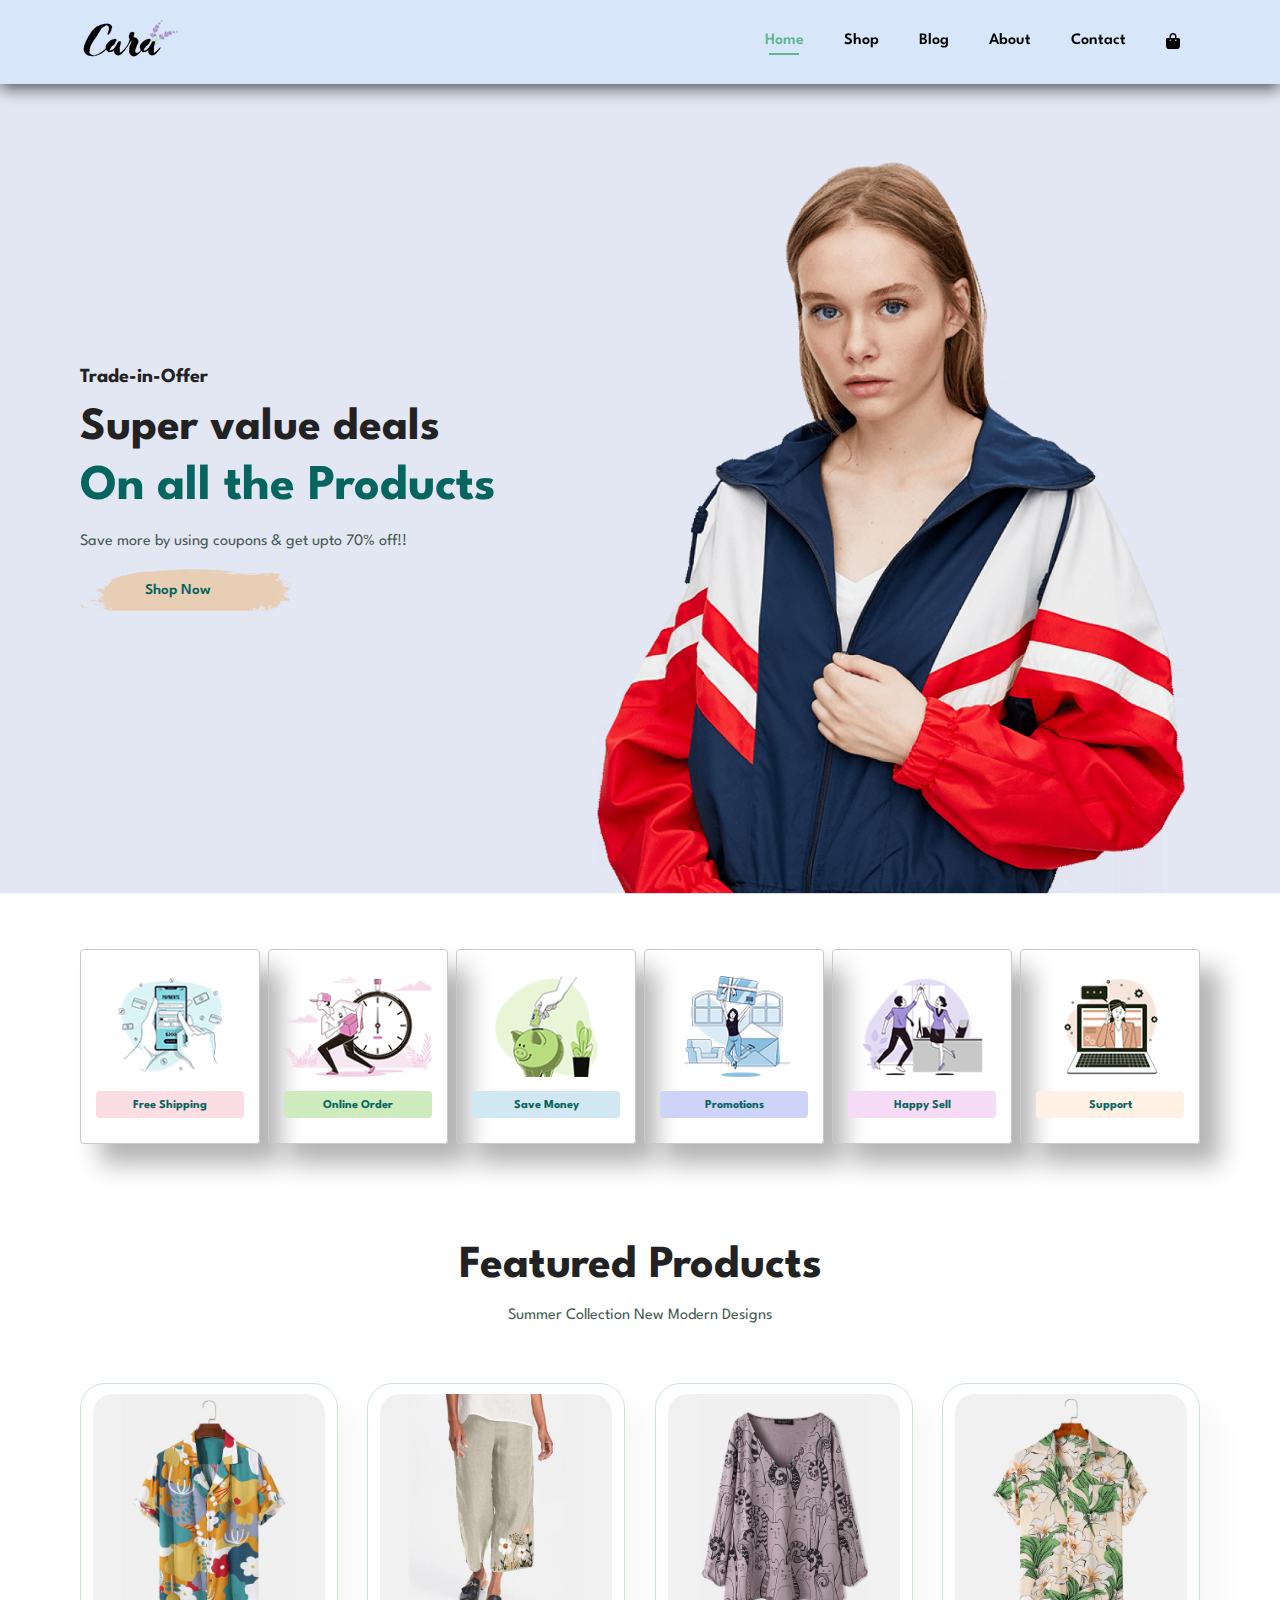
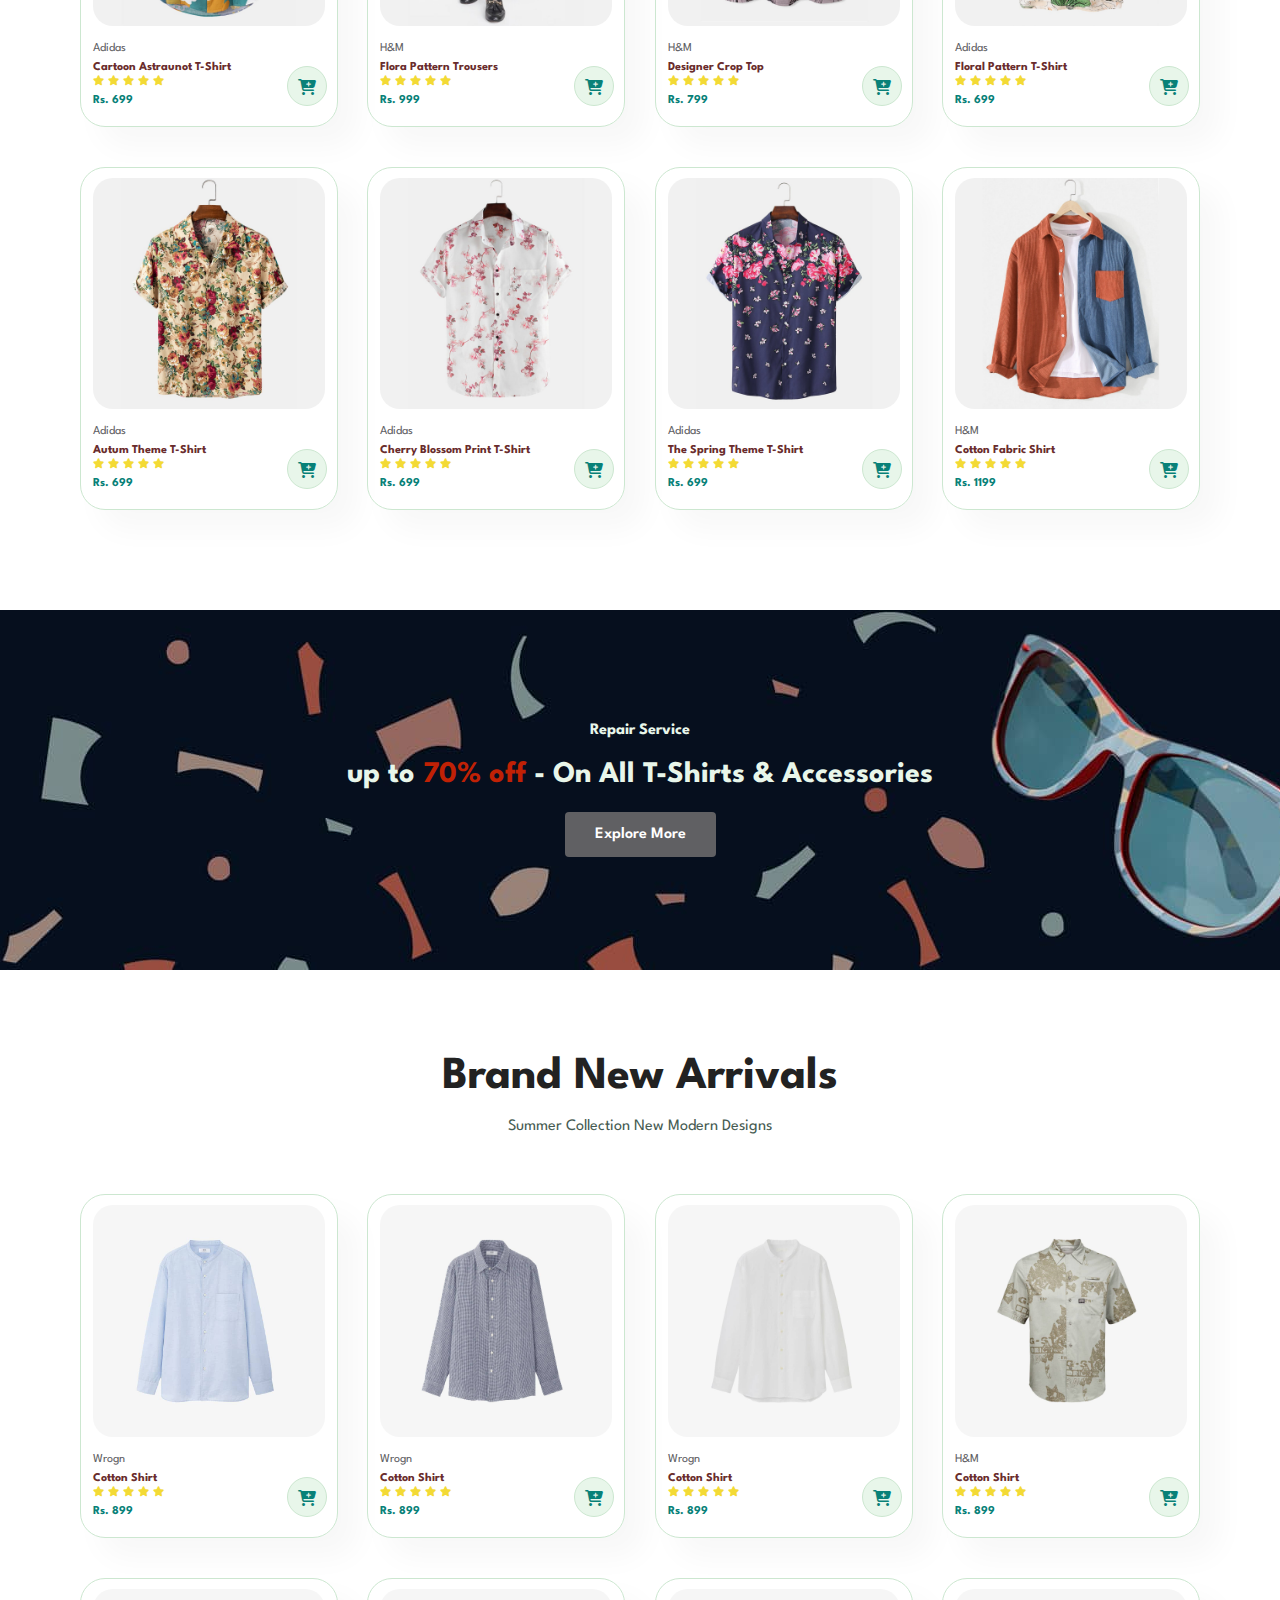
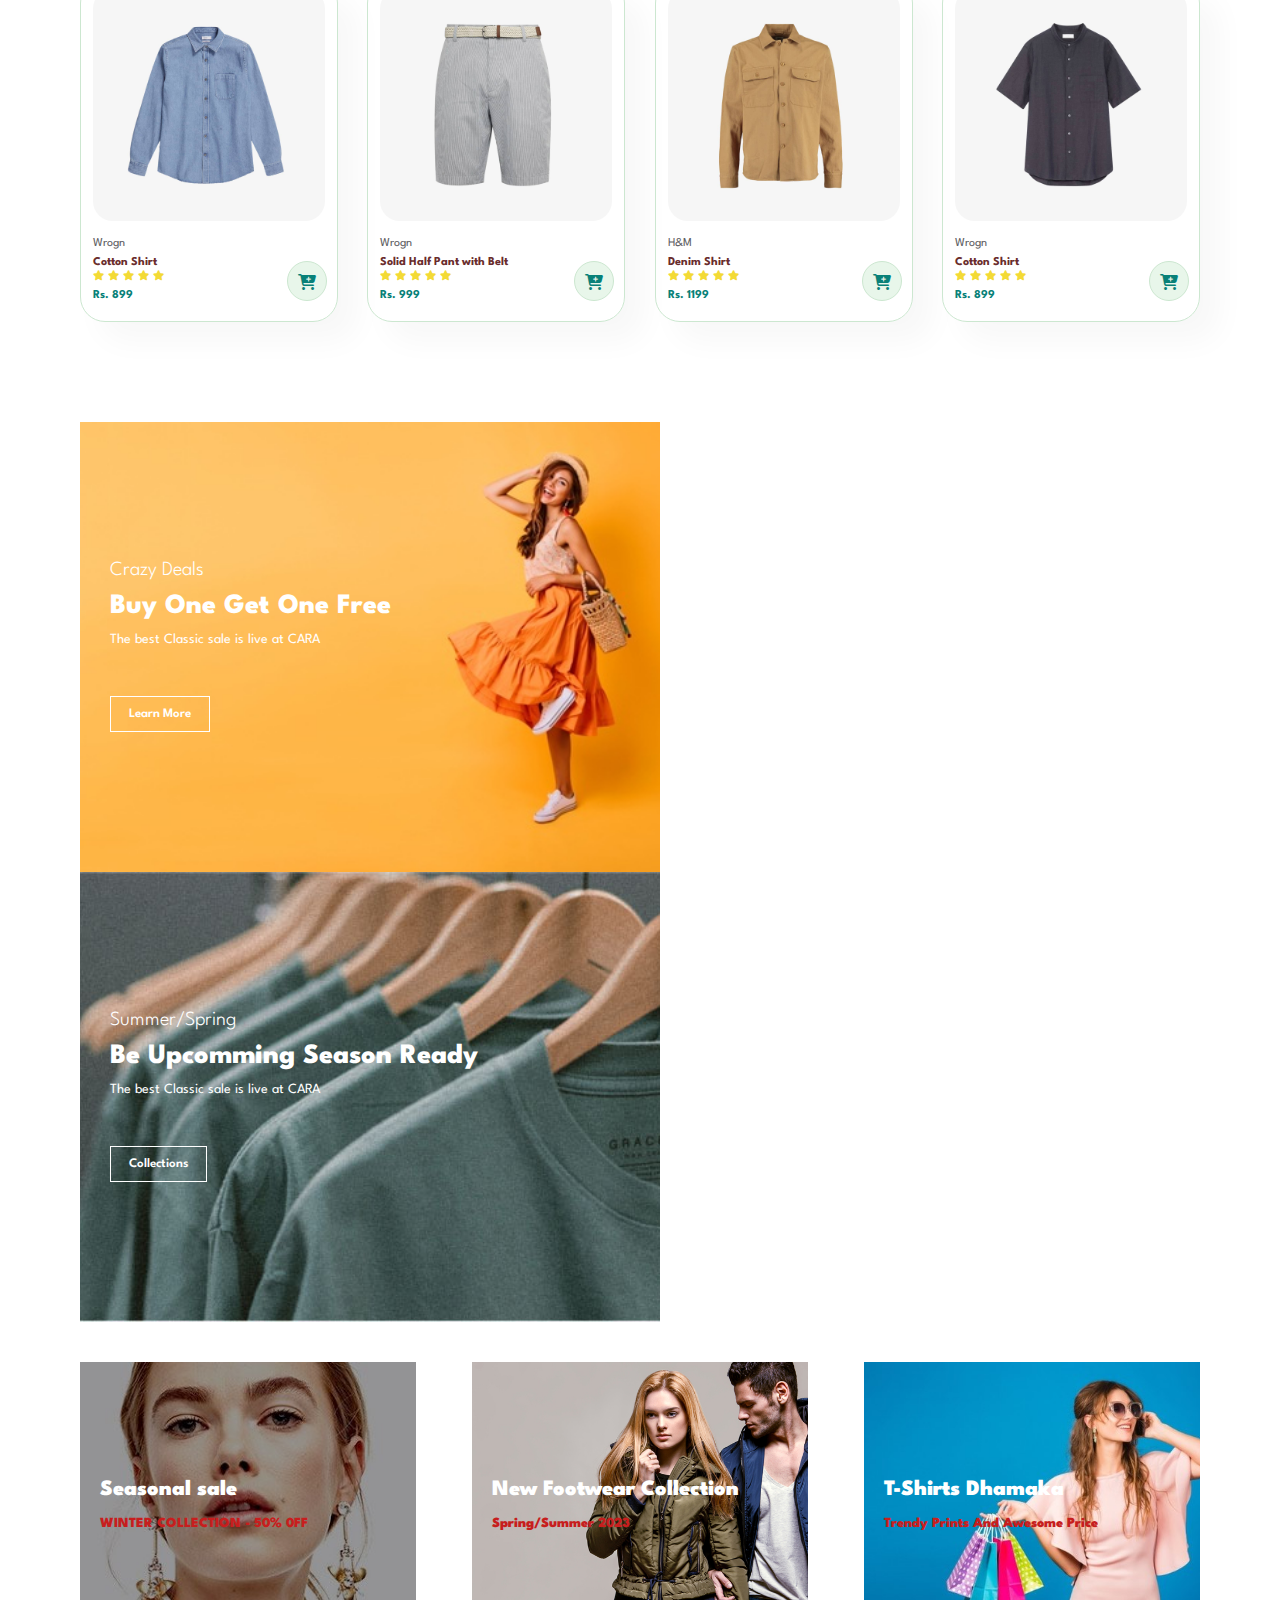
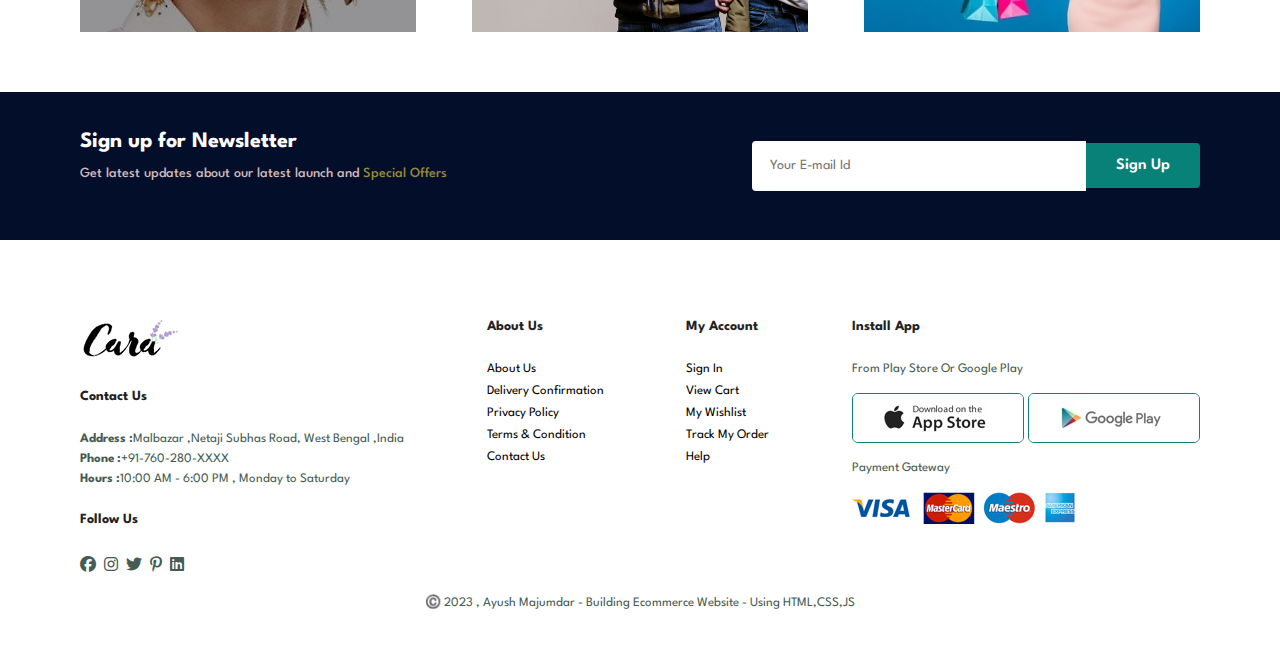
<file: index.html>
<!DOCTYPE html>
<html lang="en">

    <head>
        <meta charset="UTF-8">
        <meta http-equiv="X-UA-Compatible" content="IE=edge">
        <meta name="viewport" content="width=device-width, initial-scale=1.0">
        <title> ECOMMERCE BY AYUSH</title>
        <link rel="stylesheet" href="https://cdnjs.cloudflare.com/ajax/libs/font-awesome/6.4.0/css/all.min.css" />

        <link rel="stylesheet" href="style.css">
    </head>
    
    <body>
        
        <section id="header">
            <a href="#"><img src="img/logo.png" class="logo" alt=""></a>

            <div>
                <ul id="navbar">
                <li><a class="active" href="index.html">Home</a></li>
                <li><a href="shop.html">Shop</a></li>
                <li><a href="blog.html">Blog</a></li>
                <li><a href="About.html">About</a></li>
                <li><a href="contact.html">Contact</a></li>
                <li><a href="cart.html"><i class="fa-solid fa-bag-shopping"></i></a></li>


                </ul>
            </div>
        </section>  

        <section id="hero">
            <h4>Trade-in-Offer</h4>
            <h2>Super value deals</h2>
            <h1>On all the Products</h1>
            <p>Save more by using coupons & get upto 70% off!!</p>
            <button>Shop Now</button>


        </section>

        <section id="feature" class="section-p1">
            <div class="fe-box">
                <img src="img/features/f1.png" alt="">
                <h6>Free Shipping</h6>
            </div>
            <div class="fe-box">
                <img src="img/features/f2.png" alt="">
                <h6>Online Order</h6>
            </div>
            <div class="fe-box">
                <img src="img/features/f3.png" alt="">
                <h6>Save Money</h6>
            </div>
            <div class="fe-box">
                <img src="img/features/f4.png" alt="">
                <h6>Promotions</h6>
            </div>
            <div class="fe-box">
                <img src="img/features/f5.png" alt="">
                <h6>Happy Sell</h6>
            </div>
            <div class="fe-box">
                <img src="img/features/f6.png" alt="">
                <h6>Support</h6>
            </div>
        </section>

        <section id="Product1" class="section-p1">
            <h2>Featured Products</h2>
            <p>Summer Collection New Modern Designs</p>

            <div class="pro-container">
                <div class="pro" onclick="window.location.href='singlprod.html'">
                    <img src ="img/products/f1.jpg" alt="">
                    <div class="desc">
                        <span>Adidas</span>
                        <h5>Cartoon Astraunot T-Shirt</h5>
                        <div class="star">
                            <i class="fas fa-star"style='color: #f3da35'></i>
                            <i class="fas fa-star"style='color: #f3da35'></i>
                            <i class="fas fa-star"style='color: #f3da35'></i>
                            <i class="fas fa-star"style='color: #f3da35'></i>
                            <i class="fas fa-star"style='color: #f3da35'></i>
                        </div>
                        <h4>Rs. 699</h4>
                    </div>
                    <a href="#"><i class="fa-solid fa-cart-plus cart"></i></a>
                </div>
                <div class="pro">
                    <img src="img/products/f7.jpg" alt="">
                    <div class="desc">
                        <span>H&M</span>
                        <h5>Flora Pattern Trousers</h5>
                        <div class="star">
                            <i class="fas fa-star"style='color: #f3da35'></i>
                            <i class="fas fa-star"style='color: #f3da35'></i>
                            <i class="fas fa-star"style='color: #f3da35'></i>
                            <i class="fas fa-star"style='color: #f3da35'></i>
                            <i class="fas fa-star"style='color: #f3da35'></i>
                        </div>
                        <h4>Rs. 999</h4>
                    </div>
                    <a href="#"><i class="fa-solid fa-cart-plus cart"></i></a>
                </div>
                <div class="pro">
                    <img src="img/products/f8.jpg" alt="">
                    <div class="desc">
                        <span>H&M</span>
                        <h5>Designer Crop Top </h5>
                        <div class="star">
                            <i class="fas fa-star"style='color: #f3da35'></i>
                            <i class="fas fa-star"style='color: #f3da35'></i>
                            <i class="fas fa-star"style='color: #f3da35'></i>
                            <i class="fas fa-star"style='color: #f3da35'></i>
                            <i class="fas fa-star"style='color: #f3da35'></i>
                        </div>
                        <h4>Rs. 799</h4>
                    </div>
                    <a href="#"><i class="fa-solid fa-cart-plus cart"></i></a>
                </div>
                <div class="pro">
                    <img src="img/products/f2.jpg" alt="">
                    <div class="desc">
                        <span>Adidas</span>
                        <h5>Floral Pattern T-Shirt</h5>
                        <div class="star">
                            <i class="fas fa-star"style='color: #f3da35'></i>
                            <i class="fas fa-star"style='color: #f3da35'></i>
                            <i class="fas fa-star"style='color: #f3da35'></i>
                            <i class="fas fa-star"style='color: #f3da35'></i>
                            <i class="fas fa-star"style='color: #f3da35'></i>
                        </div>
                        <h4>Rs. 699</h4>
                    </div>
                    <a href="#"><i class="fa-solid fa-cart-plus cart"></i></a>
                </div>
                <div class="pro">
                    <img src="img/products/f3.jpg" alt="">
                    <div class="desc">
                        <span>Adidas</span>
                        <h5>Autum Theme T-Shirt</h5>
                        <div class="star">
                            <i class="fas fa-star"style='color: #f3da35'></i>
                            <i class="fas fa-star"style='color: #f3da35'></i>
                            <i class="fas fa-star"style='color: #f3da35'></i>
                            <i class="fas fa-star"style='color: #f3da35'></i>
                            <i class="fas fa-star"style='color: #f3da35'></i>
                        </div>
                        <h4>Rs. 699</h4>
                    </div>
                    <a href="#"><i class="fa-solid fa-cart-plus cart"></i></a>
                </div>
                <div class="pro">
                    <img src="img/products/f4.jpg" alt="">
                    <div class="desc">
                        <span>Adidas</span>
                        <h5>Cherry Blossom Print T-Shirt</h5>
                        <div class="star">
                            <i class="fas fa-star"style='color: #f3da35'></i>
                            <i class="fas fa-star"style='color: #f3da35'></i>
                            <i class="fas fa-star"style='color: #f3da35'></i>
                            <i class="fas fa-star"style='color: #f3da35'></i>
                            <i class="fas fa-star"style='color: #f3da35'></i>
                        </div>
                        <h4>Rs. 699</h4>
                    </div>
                    <a href="#"><i class="fa-solid fa-cart-plus cart"></i></a>
                </div>
                <div class="pro">
                    <img src="img/products/f5.jpg" alt="">
                    <div class="desc">
                        <span>Adidas</span>
                        <h5>The Spring Theme T-Shirt</h5>
                        <div class="star">
                            <i class="fas fa-star"style='color: #f3da35'></i>
                            <i class="fas fa-star"style='color: #f3da35'></i>
                            <i class="fas fa-star"style='color: #f3da35'></i>
                            <i class="fas fa-star"style='color: #f3da35'></i>
                            <i class="fas fa-star"style='color: #f3da35'></i>
                        </div>
                        <h4>Rs. 699</h4>
                    </div>
                    <a href="#"><i class="fa-solid fa-cart-plus cart"></i></a>
                </div>
                <div class="pro">
                    <img src="img/products/f6.jpg" alt="">
                    <div class="desc">
                        <span>H&M</span>
                        <h5>Cotton Fabric Shirt</h5>
                        <div class="star">
                            <i class="fas fa-star"style='color: #f3da35'></i>
                            <i class="fas fa-star"style='color: #f3da35'></i>
                            <i class="fas fa-star"style='color: #f3da35'></i>
                            <i class="fas fa-star"style='color: #f3da35'></i>
                            <i class="fas fa-star"style='color: #f3da35'></i>
                        </div>
                        <h4>Rs. 1199</h4>
                    </div>
                    <a href="#"><i class="fa-solid fa-cart-plus cart"></i></a>
                </div>

            </div>
        </section>

        <section id="banner" class="section-m1">
            <h4>Repair Service</h4>
            <h2>up to <span>70% off</span> - On All T-Shirts & Accessories </h2>
            <button class="normal">Explore More</button>

        </section>

        <section id="Product1" class="section-p1">
            <h2>Brand New Arrivals</h2>
            <p>Summer Collection New Modern Designs</p>
            <div class="pro-container">
                <div class="pro ">
                    <img src="img/products/n1.jpg" alt="">
                    <div class="desc">
                        <span>Wrogn</span>
                        <h5>Cotton Shirt</h5>
                        <div class="star">
                            <i class="fas fa-star"style='color: #f3da35'></i>
                            <i class="fas fa-star"style='color: #f3da35'></i>
                            <i class="fas fa-star"style='color: #f3da35'></i>
                            <i class="fas fa-star"style='color: #f3da35'></i>
                            <i class="fas fa-star"style='color: #f3da35'></i>
                        </div>
                        <h4>Rs. 899</h4>
                    </div>
                    <a href="#"><i class="fa-solid fa-cart-plus cart"></i></a>
                </div>
                <div class="pro">
                    <img src="img/products/n2.jpg" alt="">
                    <div class="desc">
                        <span>Wrogn</span>
                        <h5>Cotton Shirt</h5>
                        <div class="star">
                            <i class="fas fa-star"style='color: #f3da35'></i>
                            <i class="fas fa-star"style='color: #f3da35'></i>
                            <i class="fas fa-star"style='color: #f3da35'></i>
                            <i class="fas fa-star"style='color: #f3da35'></i>
                            <i class="fas fa-star"style='color: #f3da35'></i>
                        </div>
                        <h4>Rs. 899</h4>
                    </div>
                    <a href="#"><i class="fa-solid fa-cart-plus cart"></i></a>
                </div>
                <div class="pro">
                    <img src="img/products/n3.jpg" alt="">
                    <div class="desc">
                        <span>Wrogn</span>
                        <h5>Cotton Shirt </h5>
                        <div class="star">
                            <i class="fas fa-star"style='color: #f3da35'></i>
                            <i class="fas fa-star"style='color: #f3da35'></i>
                            <i class="fas fa-star"style='color: #f3da35'></i>
                            <i class="fas fa-star"style='color: #f3da35'></i>
                            <i class="fas fa-star"style='color: #f3da35'></i>
                        </div>
                        <h4>Rs. 899</h4>
                    </div>
                    <a href="#"><i class="fa-solid fa-cart-plus cart"></i></a>
                </div>
                <div class="pro">
                    <img src="img/products/n4.jpg" alt="">
                    <div class="desc">
                        <span>H&M</span>
                        <h5>Cotton Shirt</h5>
                        <div class="star">
                            <i class="fas fa-star"style='color: #f3da35'></i>
                            <i class="fas fa-star"style='color: #f3da35'></i>
                            <i class="fas fa-star"style='color: #f3da35'></i>
                            <i class="fas fa-star"style='color: #f3da35'></i>
                            <i class="fas fa-star"style='color: #f3da35'></i>
                        </div>
                        <h4>Rs. 899</h4>
                    </div>
                    <a href="#"><i class="fa-solid fa-cart-plus cart"></i></a>
                </div>
                <div class="pro">
                    <img src="img/products/n5.jpg" alt="">
                    <div class="desc">
                        <span>Wrogn</span>
                        <h5>Cotton Shirt</h5>
                        <div class="star">
                            <i class="fas fa-star"style='color: #f3da35'></i>
                            <i class="fas fa-star"style='color: #f3da35'></i>
                            <i class="fas fa-star"style='color: #f3da35'></i>
                            <i class="fas fa-star"style='color: #f3da35'></i>
                            <i class="fas fa-star"style='color: #f3da35'></i>
                        </div>
                        <h4>Rs. 899</h4>
                    </div>
                    <a href="#"><i class="fa-solid fa-cart-plus cart"></i></a>
                </div>
                <div class="pro">
                    <img src="img/products/n6.jpg" alt="">
                    <div class="desc">
                        <span>Wrogn</span>
                        <h5>Solid Half Pant with Belt</h5>
                        <div class="star">
                            <i class="fas fa-star"style='color: #f3da35'></i>
                            <i class="fas fa-star"style='color: #f3da35'></i>
                            <i class="fas fa-star"style='color: #f3da35'></i>
                            <i class="fas fa-star"style='color: #f3da35'></i>
                            <i class="fas fa-star"style='color: #f3da35'></i>
                        </div>
                        <h4>Rs. 999</h4>
                    </div>
                    <a href="#"><i class="fa-solid fa-cart-plus cart"></i></a>
                </div>
                <div class="pro">
                    <img src="img/products/n7.jpg" alt="">
                    <div class="desc">
                        <span>H&M</span>
                        <h5>Denim Shirt</h5>
                        <div class="star">
                            <i class="fas fa-star"style='color: #f3da35'></i>
                            <i class="fas fa-star"style='color: #f3da35'></i>
                            <i class="fas fa-star"style='color: #f3da35'></i>
                            <i class="fas fa-star"style='color: #f3da35'></i>
                            <i class="fas fa-star"style='color: #f3da35'></i>
                        </div>
                        <h4>Rs. 1199</h4>
                    </div>
                    <a href="#"><i class="fa-solid fa-cart-plus cart"></i></a>
                </div>
                <div class="pro">
                    <img src="img/products/n8.jpg" alt="">
                    <div class="desc">
                        <span>Wrogn</span>
                        <h5>Cotton Shirt</h5>
                        <div class="star">
                            <i class="fas fa-star"style='color: #f3da35'></i>
                            <i class="fas fa-star"style='color: #f3da35'></i>
                            <i class="fas fa-star"style='color: #f3da35'></i>
                            <i class="fas fa-star"style='color: #f3da35'></i>
                            <i class="fas fa-star"style='color: #f3da35'></i>
                        </div>
                        <h4>Rs. 899</h4>
                    </div>
                    <a href="#"><i class="fa-solid fa-cart-plus cart"></i></a>
                </div>

            </div>
        </section>

        <section id="sm-banner" class="section-p1">
            <div class="banner-box">
                <h4>Crazy Deals</h4>
                <h2>Buy One Get One Free</h2>
                <span>The best Classic sale is live at CARA</span>
                <button  class="white">Learn More</button>
            </div>
            <div class="banner-box banner-box2">
                <h4>Summer/Spring </h4>
                <h2>Be Upcomming Season Ready</h2>
                <span>The best Classic sale is live at CARA</span>
                <button class="white">Collections </button>
            </div>
        </section>

        <section id="banner3">
            <div class="banner-box">
                <h2>Seasonal sale</h2>
                <h3>WINTER COLLECTION - 50% 0FF</h3>
            </div>
            <div class="banner-box banner-box2">
                <h2>New Footwear Collection</h2>
                <h3>Spring/Summer 2023</h3>
            </div>
            <div class="banner-box banner-box3">
                <h2>T-Shirts Dhamaka</h2>
                <h3>Trendy Prints And Awesome Price</h3>
            </div>
        </section>

        <section id="newsletter" class="section-p1 section-m1">
            <div class="newstext">
                <h4>Sign up for Newsletter</h4>
                <p>Get latest updates about our latest launch and <span>Special Offers</span></p>
            </div>
            <div class="form">
                <input type="text" placeholder="Your E-mail Id">
                <button class="normal">Sign Up</button>
             </div>

        </section>
        <footer class="section-p1">
            <div class="col">
                <img class="logo"src="img/logo.png"  alt="">
                <h4>Contact Us</h4>
                <p><strong>Address :</strong>Malbazar ,Netaji Subhas Road, West Bengal ,India</p>
                <p><strong>Phone :</strong>+91-760-280-XXXX</p>
                <p><strong>Hours :</strong>10:00 AM - 6:00 PM , Monday to Saturday</p>
             
                 <div class="follow">
                   <h4>Follow Us</h4>
                   <div class="icon">
                    <i class="fab fa-facebook"></i>
                    <i class="fab fa-instagram"></i>
                    <i class="fab fa-twitter"></i>
                    <i class="fab fa-pinterest-p"></i>
                    <i class="fab fa-linkedin"></i>
                   </div>
                 </div>
         </div>
             <div class="col">
                <h4>About Us</h4>
                   <a href="#">About Us</a>
                   <a href="#">Delivery Confirmation</a>
                   <a href="#">Privacy Policy</a>
                   <a href="#">Terms & Condition</a>
                   <a href="#">Contact Us</a>
             </div>
            <div class="col">
                <h4>My Account</h4>
                   <a href="#">Sign In</a>
                   <a href="#">View Cart</a>
                   <a href="#">My Wishlist</a>
                   <a href="#">Track My Order</a>
                   <a href="#">Help</a>
             </div>
            <div class="col install">
                <h4>Install App</h4>
                <p>From Play Store Or Google Play</p>
                <div class="row">
                    <img src="img/pay/app.jpg" alt="">
                    <img src="img/pay/play.jpg" alt="">
                </div>
                <p>Payment Gateway</p>
                <img src="img/pay/pay.png" alt="">
             </div>
             <div class="copyright">
                <p>©️ 2023 , Ayush Majumdar - Building Ecommerce Website - Using HTML,CSS,JS</p>
             </div>
        </footer>


        <script src="script.js"></script>
    </body>

</html>
</file>
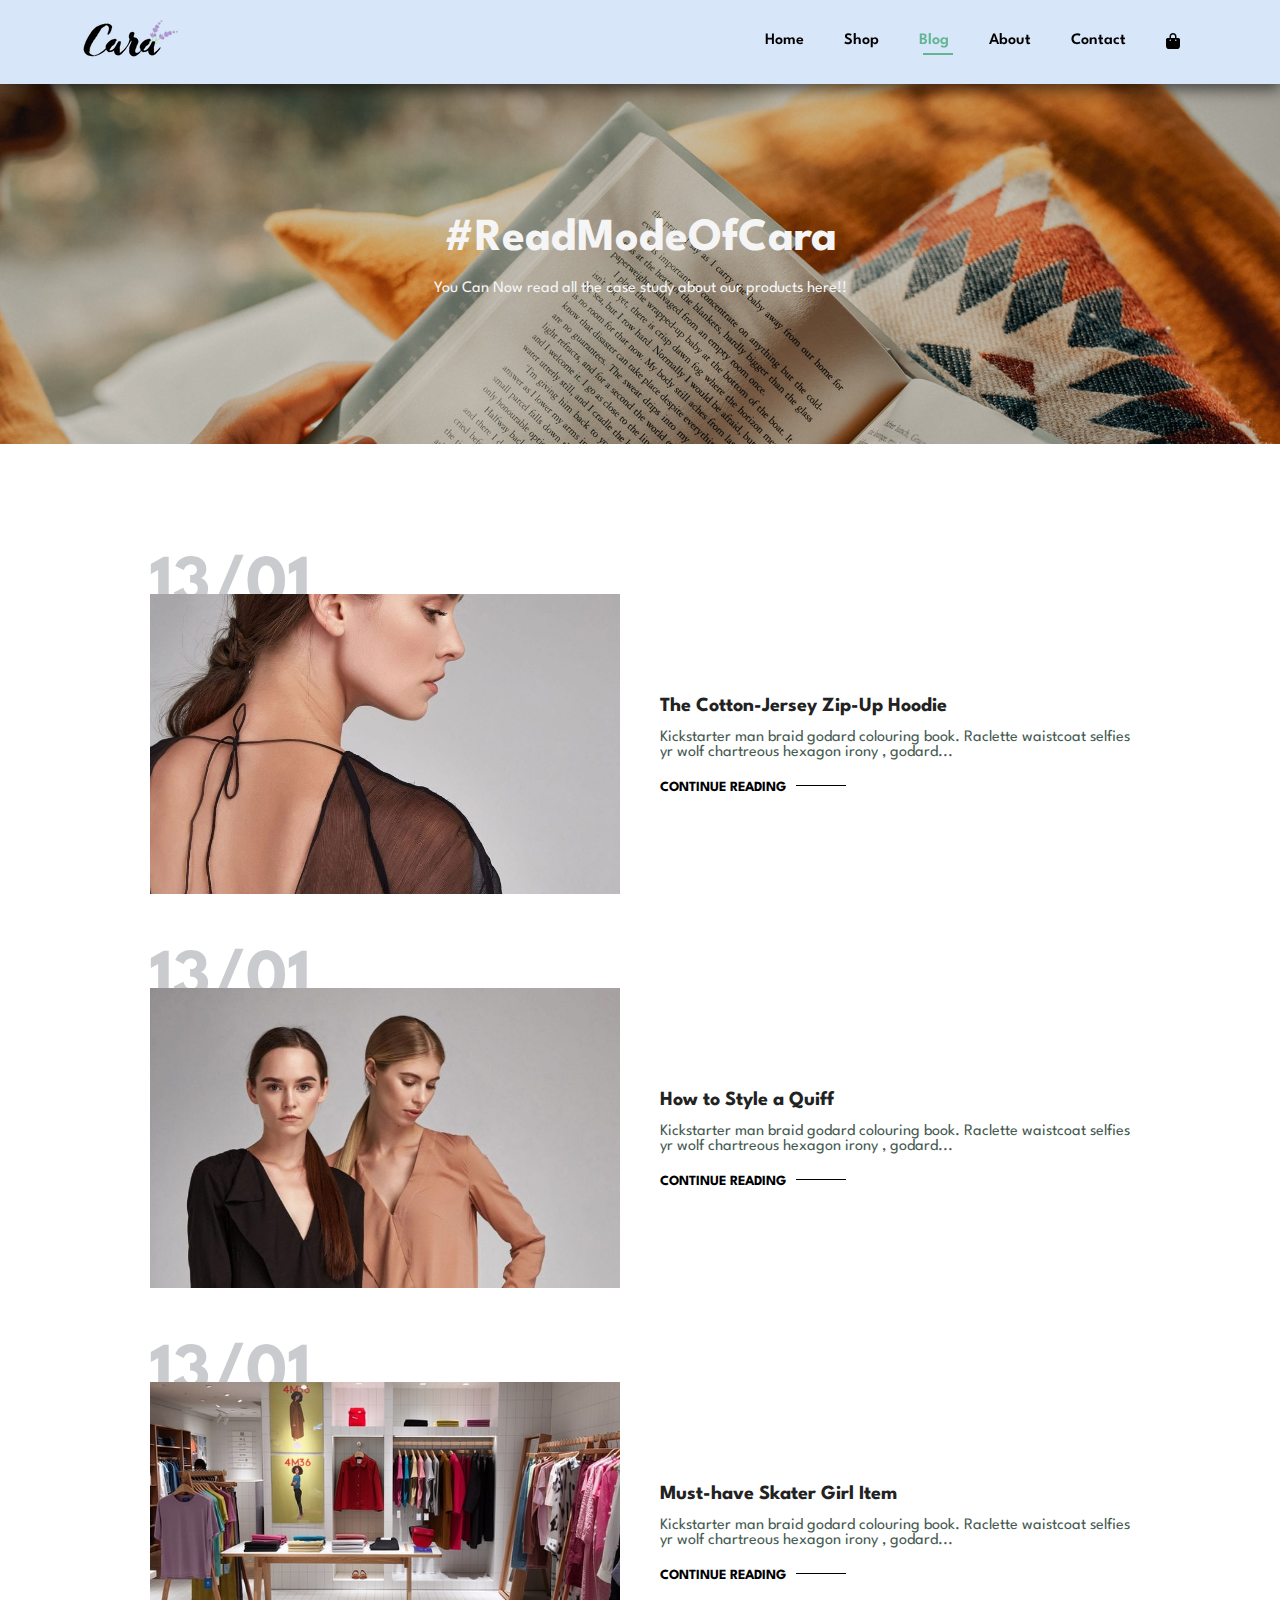
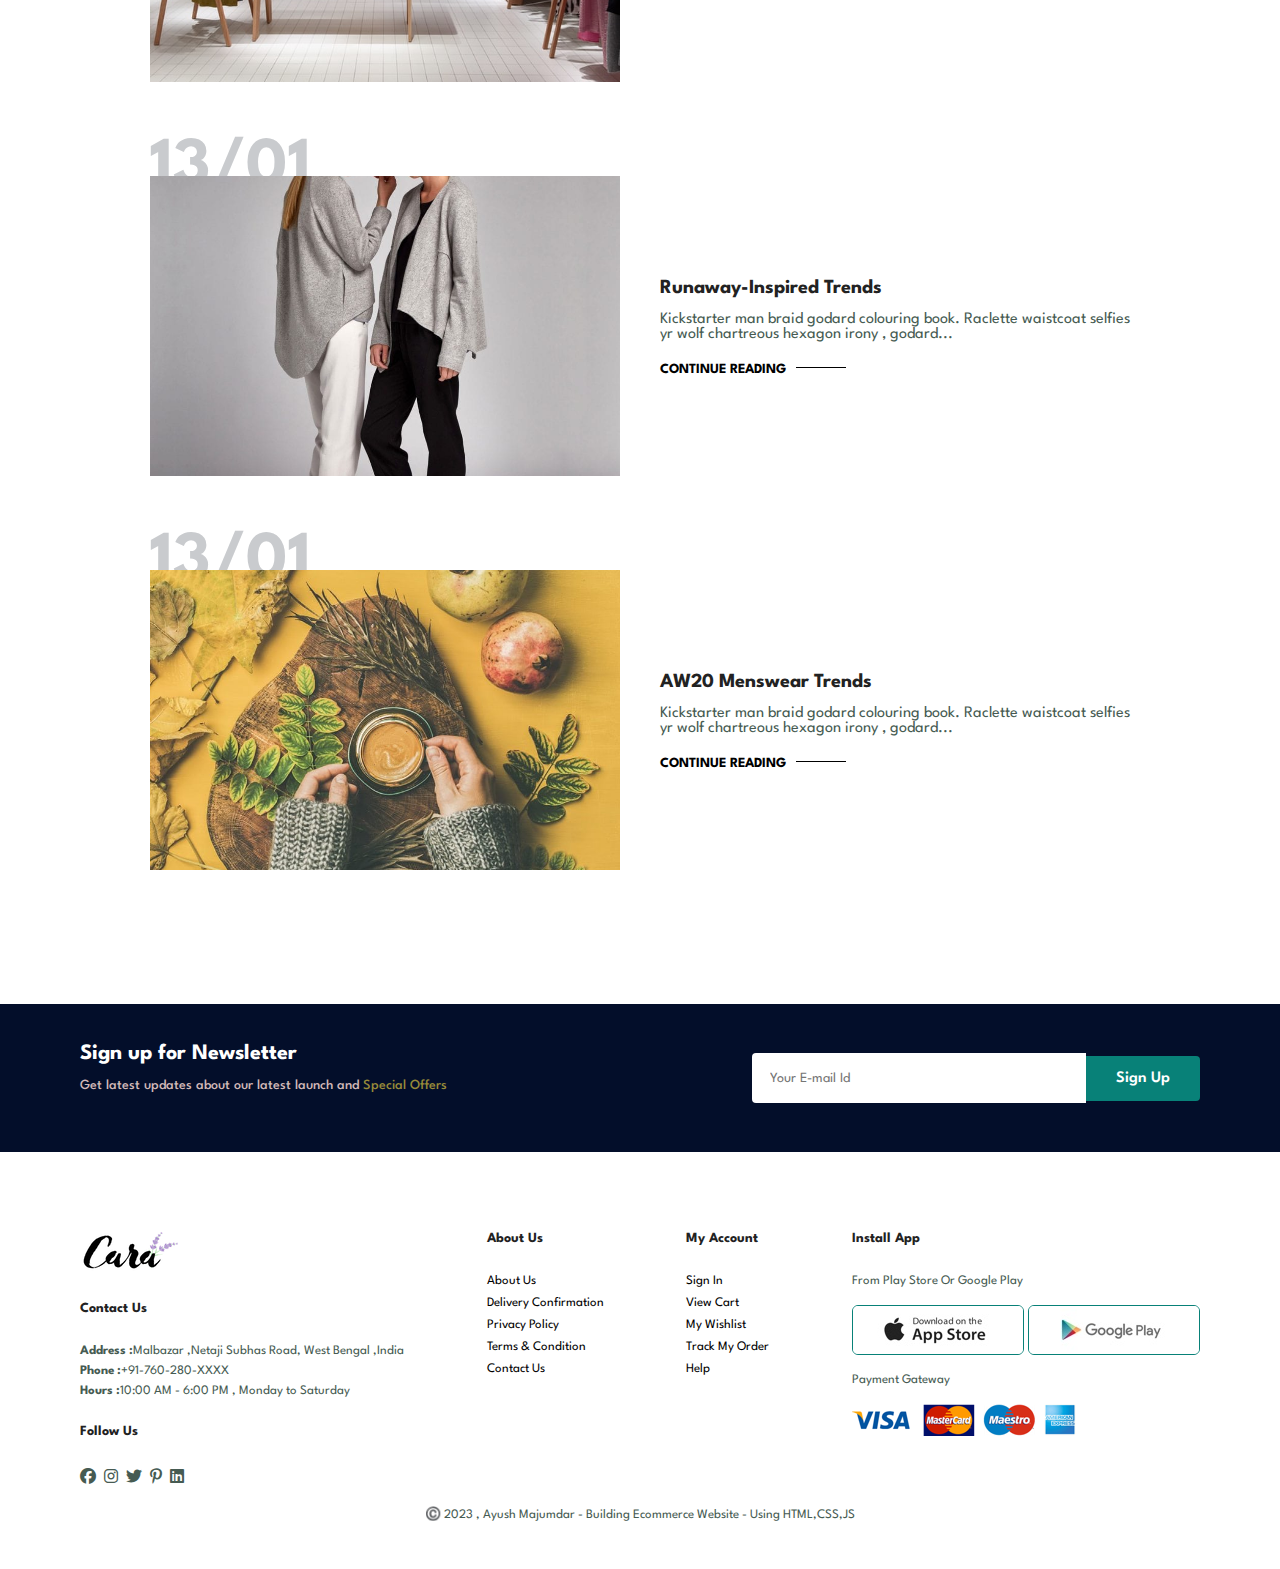
<file: blog.html>
<!DOCTYPE html>
<html lang="en">

    <head>
        <meta charset="UTF-8">
        <meta http-equiv="X-UA-Compatible" content="IE=edge">
        <meta name="viewport" content="width=device-width, initial-scale=1.0">
        <title> ECOMMERCE BY AYUSH</title>
        <link rel="stylesheet" href="https://cdnjs.cloudflare.com/ajax/libs/font-awesome/6.4.0/css/all.min.css" />

        <link rel="stylesheet" href="style.css">
    </head>
  
    <body>
        
        <section id="header">
            <a href="#"><img src="img/logo.png" class="logo" alt=""></a>

            <div>
                <ul id="navbar">
                <li><a href="index.html">Home</a></li>
                <li><a href="shop.html">Shop</a></li>
                <li><a class="active" href="blog.html">Blog</a></li>
                <li><a href="About.html">About</a></li>
                <li><a href="contact.html">Contact</a></li>
                <li><a href="cart.html"><i class="fa-solid fa-bag-shopping"></i></a></li>


                </ul>
            </div>
        </section>  

        <section id="page-header" class="blog-header">
           
            <h2>#ReadModeOfCara</h2>
            <p>You Can Now read all the case study about our products here!!</p>
        </section>
         
        <section id="blog">
            <div class="blog-box">
                <div class="blog-img">
                    <img src="img/blog/b1.jpg" alt="">
                </div>
                <div class="blog-details">
                    <h4>The Cotton-Jersey Zip-Up Hoodie</h4>
                    <p>Kickstarter man braid godard colouring book.
                         Raclette waistcoat selfies yr wolf chartreous
                         hexagon irony , godard...
                    </p>
                    <a href="#">CONTINUE READING</a>
                </div>
                <h1>13/01</h1>
            </div>
            <div class="blog-box">
                <div class="blog-img">
                    <img src="img/blog/b2.jpg" alt="">
                </div>
                <div class="blog-details">
                    <h4>How to Style a Quiff</h4>
                    <p>Kickstarter man braid godard colouring book.
                         Raclette waistcoat selfies yr wolf chartreous
                         hexagon irony , godard...
                    </p>
                    <a href="#">CONTINUE READING</a>
                </div>
                <h1>13/01</h1>
            </div>
            <div class="blog-box">
                <div class="blog-img">
                    <img src="img/blog/b3.jpg" alt="">
                </div>
                <div class="blog-details">
                    <h4>Must-have Skater Girl Item </h4>
                    <p>Kickstarter man braid godard colouring book.
                         Raclette waistcoat selfies yr wolf chartreous
                         hexagon irony , godard...
                    </p>
                    <a href="#">CONTINUE READING</a>
                </div>
                <h1>13/01</h1>
            </div>
            <div class="blog-box">
                <div class="blog-img">
                    <img src="img/blog/b4.jpg" alt="">
                </div>
                <div class="blog-details">
                    <h4>Runaway-Inspired Trends</h4>
                    <p>Kickstarter man braid godard colouring book.
                         Raclette waistcoat selfies yr wolf chartreous
                         hexagon irony , godard...
                    </p>
                    <a href="#">CONTINUE READING</a>
                </div>
                <h1>13/01</h1>
            </div>
            <div class="blog-box">
                <div class="blog-img">
                    <img src="img/blog/b6.jpg" alt="">
                </div>
                <div class="blog-details">
                    <h4>AW20 Menswear Trends</h4>
                    <p>Kickstarter man braid godard colouring book.
                         Raclette waistcoat selfies yr wolf chartreous
                         hexagon irony , godard...
                    </p>
                    <a href="#">CONTINUE READING</a>
                </div>
                <h1>13/01</h1>
            </div>
        

        </section>


        <section id="newsletter" class="section-p1 section-m1">
            <div class="newstext">
                <h4>Sign up for Newsletter</h4>
                <p>Get latest updates about our latest launch and <span>Special Offers</span></p>
            </div>
            <div class="form">
                <input type="text" placeholder="Your E-mail Id">
                <button class="normal">Sign Up</button>
             </div>

        </section>
        <footer class="section-p1">
            <div class="col">
                <img class="logo"src="img/logo.png"  alt="">
                <h4>Contact Us</h4>
                <p><strong>Address :</strong>Malbazar ,Netaji Subhas Road, West Bengal ,India</p>
                <p><strong>Phone :</strong>+91-760-280-XXXX</p>
                <p><strong>Hours :</strong>10:00 AM - 6:00 PM , Monday to Saturday</p>
             
                 <div class="follow">
                   <h4>Follow Us</h4>
                   <div class="icon">
                    <i class="fab fa-facebook"></i>
                    <i class="fab fa-instagram"></i>
                    <i class="fab fa-twitter"></i>
                    <i class="fab fa-pinterest-p"></i>
                    <i class="fab fa-linkedin"></i>
                   </div>
                 </div>
         </div>
             <div class="col">
                <h4>About Us</h4>
                   <a href="#">About Us</a>
                   <a href="#">Delivery Confirmation</a>
                   <a href="#">Privacy Policy</a>
                   <a href="#">Terms & Condition</a>
                   <a href="#">Contact Us</a>
             </div>
            <div class="col">
                <h4>My Account</h4>
                   <a href="#">Sign In</a>
                   <a href="#">View Cart</a>
                   <a href="#">My Wishlist</a>
                   <a href="#">Track My Order</a>
                   <a href="#">Help</a>
             </div>
            <div class="col install">
                <h4>Install App</h4>
                <p>From Play Store Or Google Play</p>
                <div class="row">
                    <img src="img/pay/app.jpg" alt="">
                    <img src="img/pay/play.jpg" alt="">
                </div>
                <p>Payment Gateway</p>
                <img src="img/pay/pay.png" alt="">
             </div>
             <div class="copyright">
                <p>©️ 2023 , Ayush Majumdar - Building Ecommerce Website - Using HTML,CSS,JS</p>
             </div>
        </footer>


        <script src="script.js"></script>
    </body>

</html>
</file>
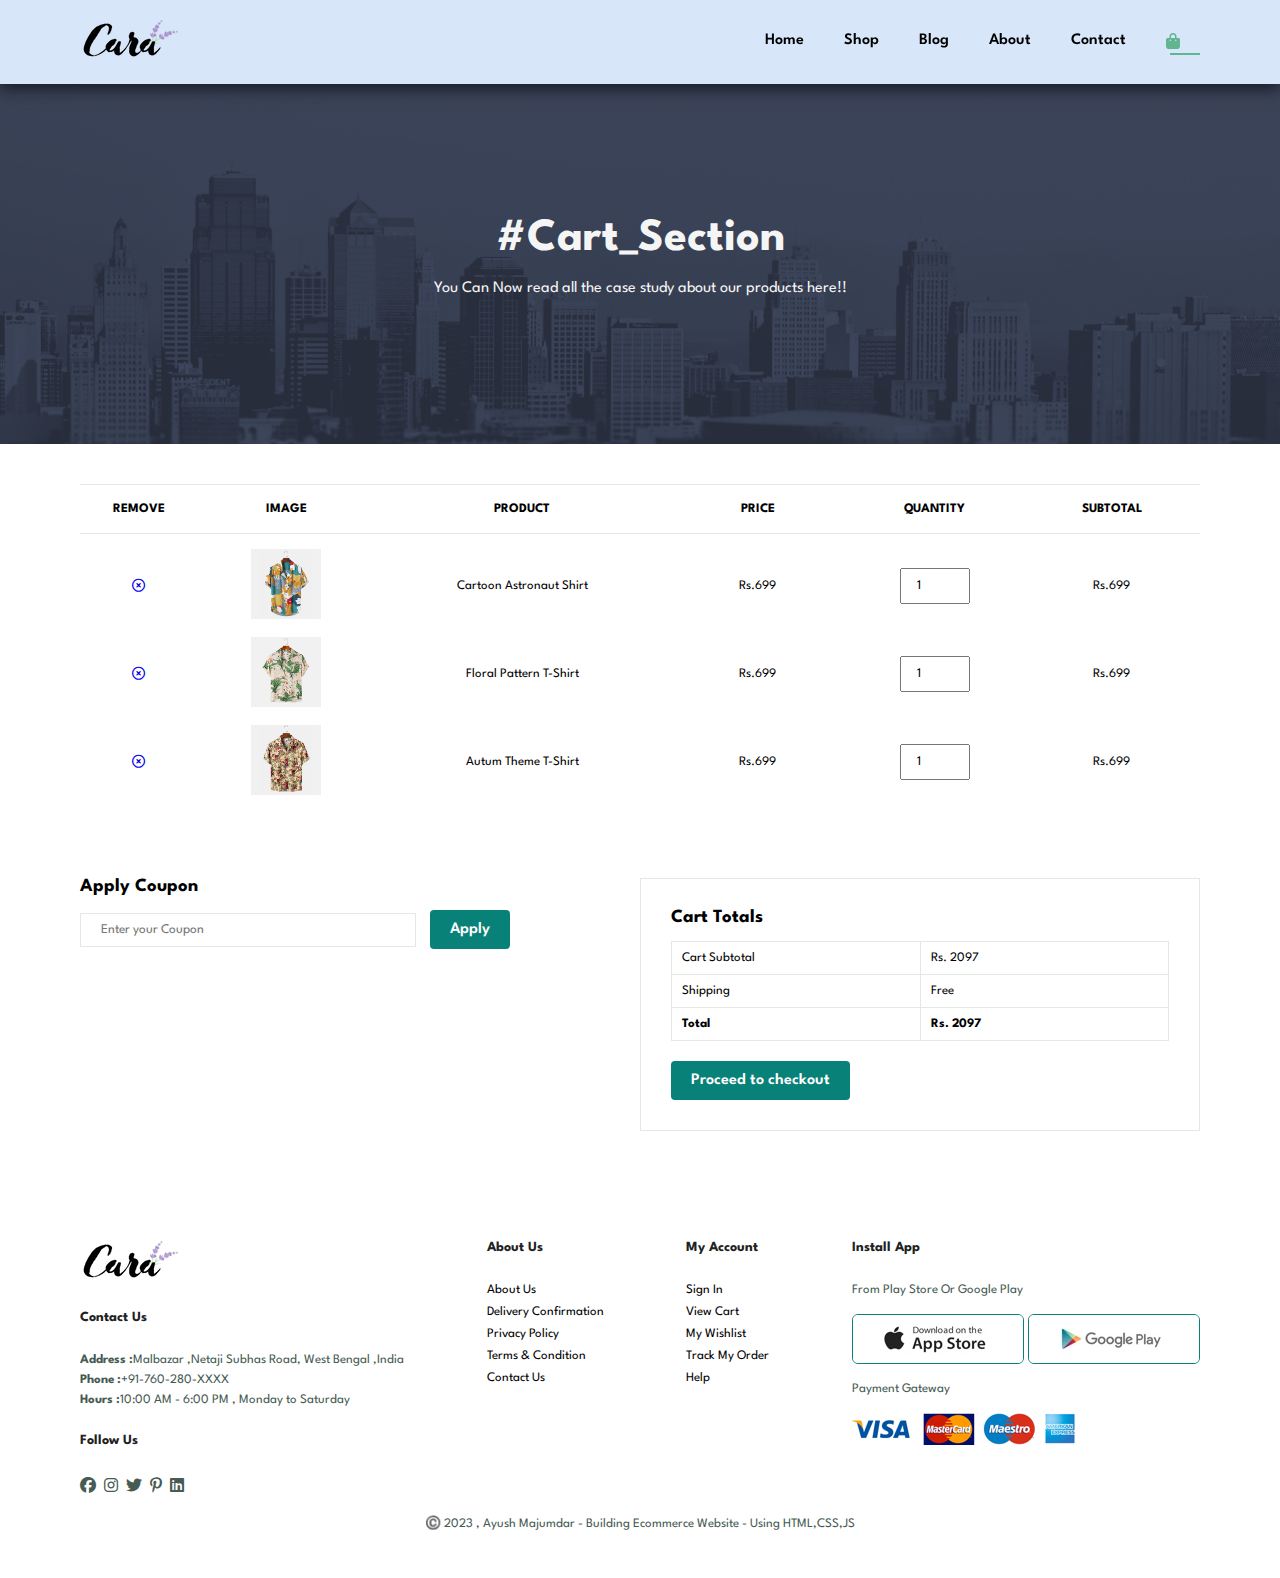
<file: cart.html>
<!DOCTYPE html>
<html lang="en">

    <head>
        <meta charset="UTF-8">
        <meta http-equiv="X-UA-Compatible" content="IE=edge">
        <meta name="viewport" content="width=device-width, initial-scale=1.0">
        <title> ECOMMERCE BY AYUSH</title>
        <link rel="stylesheet" href="https://cdnjs.cloudflare.com/ajax/libs/font-awesome/6.4.0/css/all.min.css" />

        <link rel="stylesheet" href="style.css">
    </head>
  
    <body>
        
       <section id="header">
            <a href="#"><img src="img/logo.png" class="logo" alt=""></a>

            <div>
                <ul id="navbar">
                <li><a href="index.html">Home</a></li>
                <li><a href="shop.html">Shop</a></li>
                <li><a href="blog.html">Blog</a></li>
                <li><a href="About.html">About</a></li>
                <li><a href="contact.html">Contact</a></li>
                <li><a class="active" href="cart.html"><i class="fa-solid fa-bag-shopping"></i></a></li>


                </ul>
            </div>
        </section>  

        <section id="page-header" class="about-header">
            <h2>#Cart_Section</h2>
            <p>You Can Now read all the case study about our products here!!</p>
        </section>

        <section id="cart" class="section-p1">
            <table width="100%">
              <thead>
                <tr>
                    <td>Remove</td>
                    <td>Image</td>
                    <td>Product</td>
                    <td>Price</td>
                    <td>Quantity</td>
                    <td>Subtotal</td>
                </tr>
              </thead>
              <tbody>
                <tr>
                    <td><a href="#"><i class="far fa-times-circle"></i></a></td>
                    <td><img src="img/products/f1.jpg" alt=""></td>
                    <td>Cartoon Astronaut Shirt</td>
                    <td>Rs.699</td>
                    <td><input type="number" value="1"></td>
                    <td>Rs.699</td>
                    
                </tr>
                <tr>
                    <td><a href="#"><i class="far fa-times-circle"></i></a></td>
                    <td><img src="img/products/f2.jpg" alt=""></td>
                    <td>Floral Pattern T-Shirt</td>
                    <td>Rs.699</td>
                    <td><input type="number" value="1"></td>
                    <td>Rs.699</td>
                    
                </tr>
                <tr>
                    <td><a href="#"><i class="far fa-times-circle"></i></a></td>
                    <td><img src="img/products/f3.jpg" alt=""></td>
                    <td>Autum Theme T-Shirt</td>
                    <td>Rs.699</td>
                    <td><input type="number" value="1"></td>
                    <td>Rs.699</td>
                    
                </tr>
              </tbody>
            </table>
        </section>
        <section id="cart-add" class="section-p1">
            <div id="coupon">
                <h3>Apply Coupon</h3>
                <div>
                    <input type="text" placeholder="Enter your Coupon">
                    <button class="normal">Apply</button>
                </div>
            </div> 
            <div id="Subtotal">
                <h3>Cart Totals</h3>
                <table>
                    <tr>
                        <td>Cart Subtotal</td>
                        <td>Rs. 2097</td>
                    </tr>
                    <tr>
                        <td>Shipping</td>
                        <td>Free</td>
                    </tr>
                </tr>
                <tr>
                    <td><strong>Total</strong></td>
                    <td><strong>Rs. 2097</strong></td>
                </tr>
                </table>
                <button class="normal">Proceed to checkout </button>
            </div> 
        </section>
        <footer class="section-p1">
            <div class="col">
                <img class="logo"src="img/logo.png"  alt="">
                <h4>Contact Us</h4>
                <p><strong>Address :</strong>Malbazar ,Netaji Subhas Road, West Bengal ,India</p>
                <p><strong>Phone :</strong>+91-760-280-XXXX</p>
                <p><strong>Hours :</strong>10:00 AM - 6:00 PM , Monday to Saturday</p>
             
                 <div class="follow">
                   <h4>Follow Us</h4>
                   <div class="icon">
                    <i class="fab fa-facebook"></i>
                    <i class="fab fa-instagram"></i>
                    <i class="fab fa-twitter"></i>
                    <i class="fab fa-pinterest-p"></i>
                    <i class="fab fa-linkedin"></i>
                   </div>
                 </div>
         </div>
             <div class="col">
                <h4>About Us</h4>
                   <a href="#">About Us</a>
                   <a href="#">Delivery Confirmation</a>
                   <a href="#">Privacy Policy</a>
                   <a href="#">Terms & Condition</a>
                   <a href="#">Contact Us</a>
             </div>
            <div class="col">
                <h4>My Account</h4>
                   <a href="#">Sign In</a>
                   <a href="#">View Cart</a>
                   <a href="#">My Wishlist</a>
                   <a href="#">Track My Order</a>
                   <a href="#">Help</a>
             </div>
            <div class="col install">
                <h4>Install App</h4>
                <p>From Play Store Or Google Play</p>
                <div class="row">
                    <img src="img/pay/app.jpg" alt="">
                    <img src="img/pay/play.jpg" alt="">
                </div>
                <p>Payment Gateway</p>
                <img src="img/pay/pay.png" alt="">
             </div>
             <div class="copyright">
                <p>©️ 2023 , Ayush Majumdar - Building Ecommerce Website - Using HTML,CSS,JS</p>
             </div>
        </footer>


        <script src="script.js"></script>

</body>
</file>
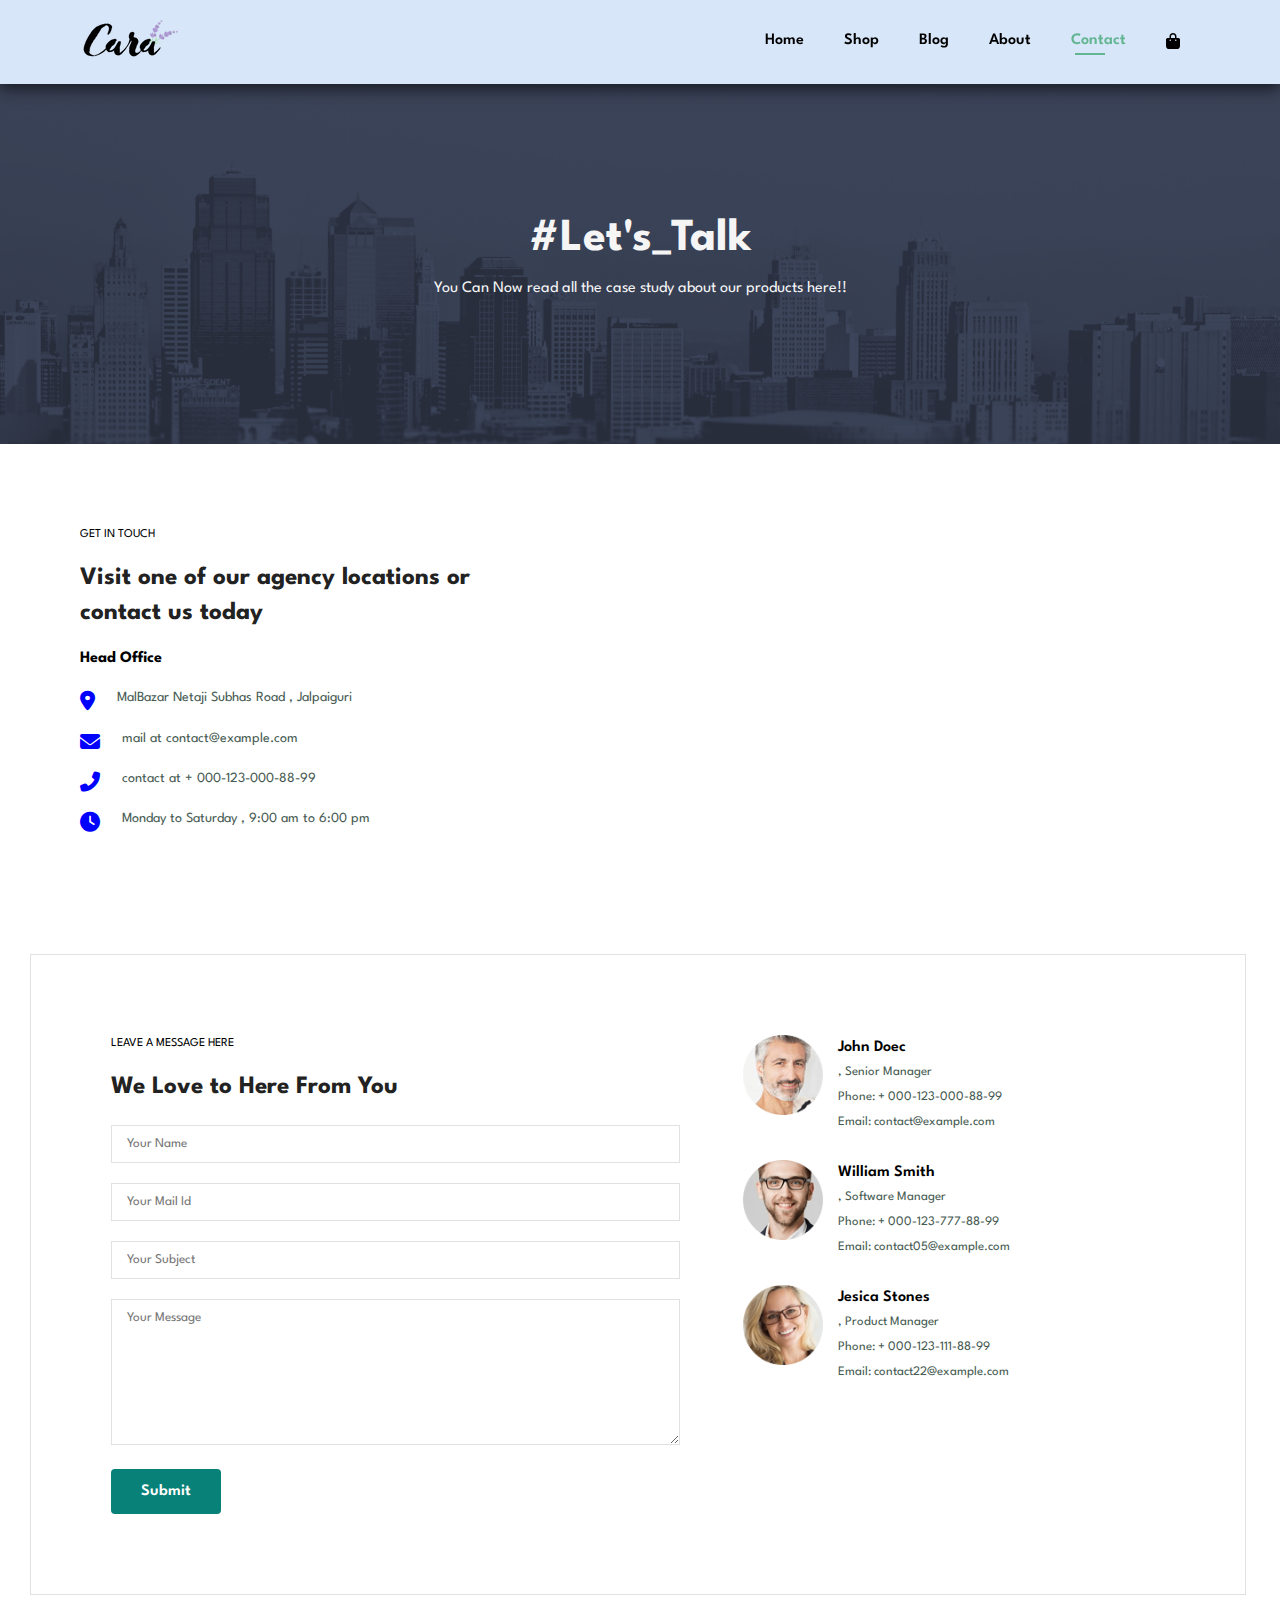
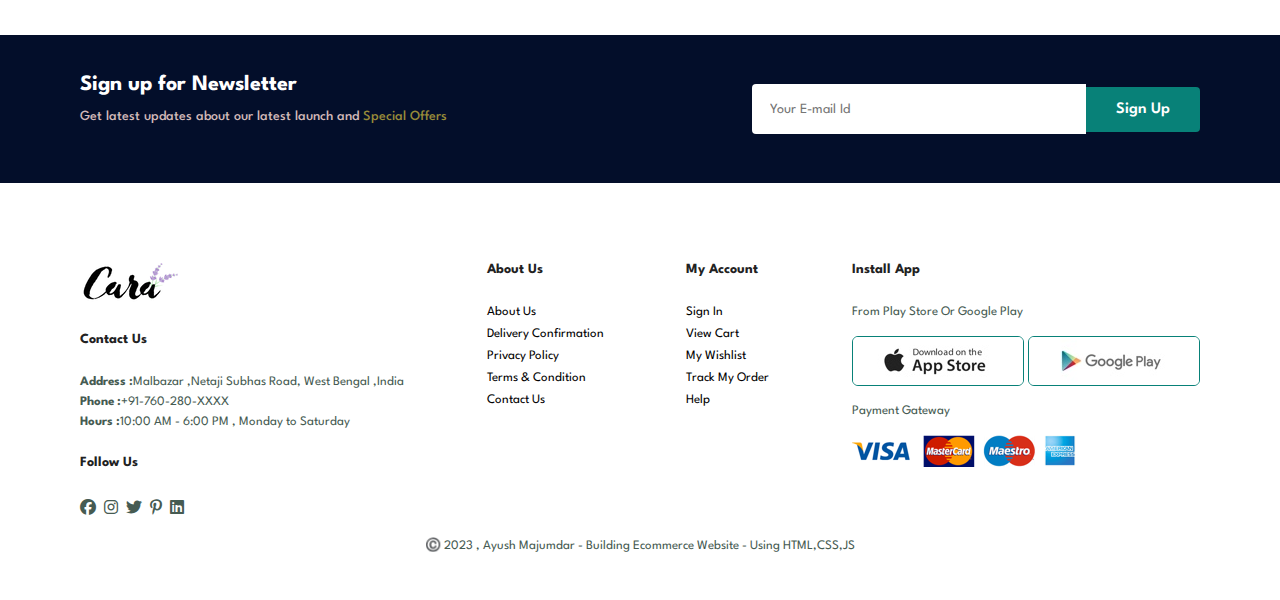
<file: contact.html>
<!DOCTYPE html>
<html lang="en">

<head>
    <meta charset="UTF-8">
    <meta http-equiv="X-UA-Compatible" content="IE=edge">
    <meta name="viewport" content="width=device-width, initial-scale=1.0">
    <title> ECOMMERCE BY AYUSH</title>
    <link rel="stylesheet" href="https://cdnjs.cloudflare.com/ajax/libs/font-awesome/6.4.0/css/all.min.css" />
    <link rel="stylesheet" href="style.css">
</head>

<body>

    <section id="header">
        <a href="#"><img src="img/logo.png" class="logo" alt=""></a>

        <div>
            <ul id="navbar">
                <li><a href="index.html">Home</a></li>
                <li><a href="shop.html">Shop</a></li>
                <li><a href="blog.html">Blog</a></li>
                <li><a href="About.html">About</a></li>
                <li><a class="active" href="contact.html">Contact</a></li> <!--correcting a typo-->
                <li><a href="cart.html"><i class="fa-solid fa-bag-shopping"></i></a></li>


            </ul>
        </div>
    </section>

    <section id="page-header" class="about-header">
        <h2>#Let's_Talk</h2>
        <p>You Can Now read all the case study about our products here!!</p>
    </section>
    <!--.you can find the icon problm under this section here-....CSS LINE 719-->
    <section id="contact-details" class="section-p1">
        <div class="details">
            <span>GET IN TOUCH</span>
            <h2>Visit one of our agency locations or contact us today</h2>
            <h3>Head Office</h3>
            <div>
                <li>
                    <a href="#"><i class="fa-solid fa-location-dot"></i></a>
                    <p>MalBazar Netaji Subhas Road , Jalpaiguri</p>
                </li>
                <li>
                    <i class="fa-solid fa-envelope"></i>
                    <p>mail at contact@example.com </p>
                </li>
                <li>
                    <i class="fa-solid fa-phone-alt"></i>
                    <p>contact at + 000-123-000-88-99</p>
                </li>
                <li>
                    <i class="fa-solid fa-clock"></i>
                    <p>Monday to Saturday , 9:00 am to 6:00 pm</p>
                </li>
            </div>
        </div>
        <div class="map">
            <iframe src="https://www.google.com/maps/embed?pb=!1m18!1m12!1m3!1d3399.
            479950524108!2d88.7364980565137!3d26.867026481456136!2m3!1f0!2f0!3f0!3m2!
            1i1024!2i768!4f13.1!3m3!1m2!1s0x39e40bc1f2e9553d%3A0x86775336d99dc6ab!2sMa
            l%20Bazar%2C%20West%20Bengal%20735221!5e0!3m2!1sen!2sin!4v1688773304221!5m2!1sen!2sin" width="600"
                height="450" style="border:0;" allowfullscreen="" loading="lazy"
                referrerpolicy="no-referrer-when-downgrade"></iframe>
        </div>

    </section>
    <!--place the people part beside .....you can find it here CSS LINE 739 #Solved-->
    <!-- Added form class here | CSS Line:752 -->

        <section id="form-details">
            <div class="formM">
                <form action="">
                    <span>LEAVE A MESSAGE HERE</span>
                    <h2>We Love to Here From You</h2>
                    <input type="text" placeholder="Your Name">
                    <input type="text" placeholder="Your Mail Id">
                    <input type="text" placeholder="Your Subject">
                    <textarea name="" id="" cols="30" rows="10" placeholder="Your Message"></textarea>
                    <button class="normal">Submit</button>
                </form>
            </div>
            <div class="people">
                <div>
                    <img src="img/people/1.png" alt="">
                    <p><span>John Doec</span>, Senior Manager <br>Phone: + 000-123-000-88-99 <br>
                        Email: contact@example.com</p>
                </div>
                <div>
                    <img src="img/people/2.png" alt="">
                    <p><span>William Smith</span>, Software Manager <br>Phone: + 000-123-777-88-99 <br>
                        Email: contact05@example.com</p>
                </div>
                <div>
                    <img src="img/people/3.png" alt="">
                    <p><span>Jesica Stones</span>, Product Manager <br>Phone: + 000-123-111-88-99 <br>
                        Email: contact22@example.com</p>
                </div>
            </div>
        </section>

    <section id="newsletter" class="section-p1 section-m1">
        <div class="newstext">
            <h4>Sign up for Newsletter</h4>
            <p>Get latest updates about our latest launch and <span>Special Offers</span></p>
        </div>
        <div class="form">
            <input type="text" placeholder="Your E-mail Id">
            <button class="normal">Sign Up</button>
        </div>
    </section>


    <footer class="section-p1">
        <div class="col">
            <img class="logo" src="img/logo.png" alt="">
            <h4>Contact Us</h4>
            <p><strong>Address :</strong>Malbazar ,Netaji Subhas Road, West Bengal ,India</p>
            <p><strong>Phone :</strong>+91-760-280-XXXX</p>
            <p><strong>Hours :</strong>10:00 AM - 6:00 PM , Monday to Saturday</p>

            <div class="follow">
                <h4>Follow Us</h4>
                <div class="icon">
                    <i class="fab fa-facebook"></i>
                    <i class="fab fa-instagram"></i>
                    <i class="fab fa-twitter"></i>
                    <i class="fab fa-pinterest-p"></i>
                    <i class="fab fa-linkedin"></i>
                </div>
            </div>
        </div>
        <div class="col">
            <h4>About Us</h4>
            <a href="#">About Us</a>
            <a href="#">Delivery Confirmation</a>
            <a href="#">Privacy Policy</a>
            <a href="#">Terms & Condition</a>
            <a href="#">Contact Us</a>
        </div>
        <div class="col">
            <h4>My Account</h4>
            <a href="#">Sign In</a>
            <a href="#">View Cart</a>
            <a href="#">My Wishlist</a>
            <a href="#">Track My Order</a>
            <a href="#">Help</a>
        </div>
        <div class="col install">
            <h4>Install App</h4>
            <p>From Play Store Or Google Play</p>
            <div class="row">
                <img src="img/pay/app.jpg" alt="">
                <img src="img/pay/play.jpg" alt="">
            </div>
            <p>Payment Gateway</p>
            <img src="img/pay/pay.png" alt="">
        </div>
        <div class="copyright">
            <p>©️ 2023 , Ayush Majumdar - Building Ecommerce Website - Using HTML,CSS,JS</p>
        </div>
    </footer>


    <script src="script.js"></script>

</body>
</file>
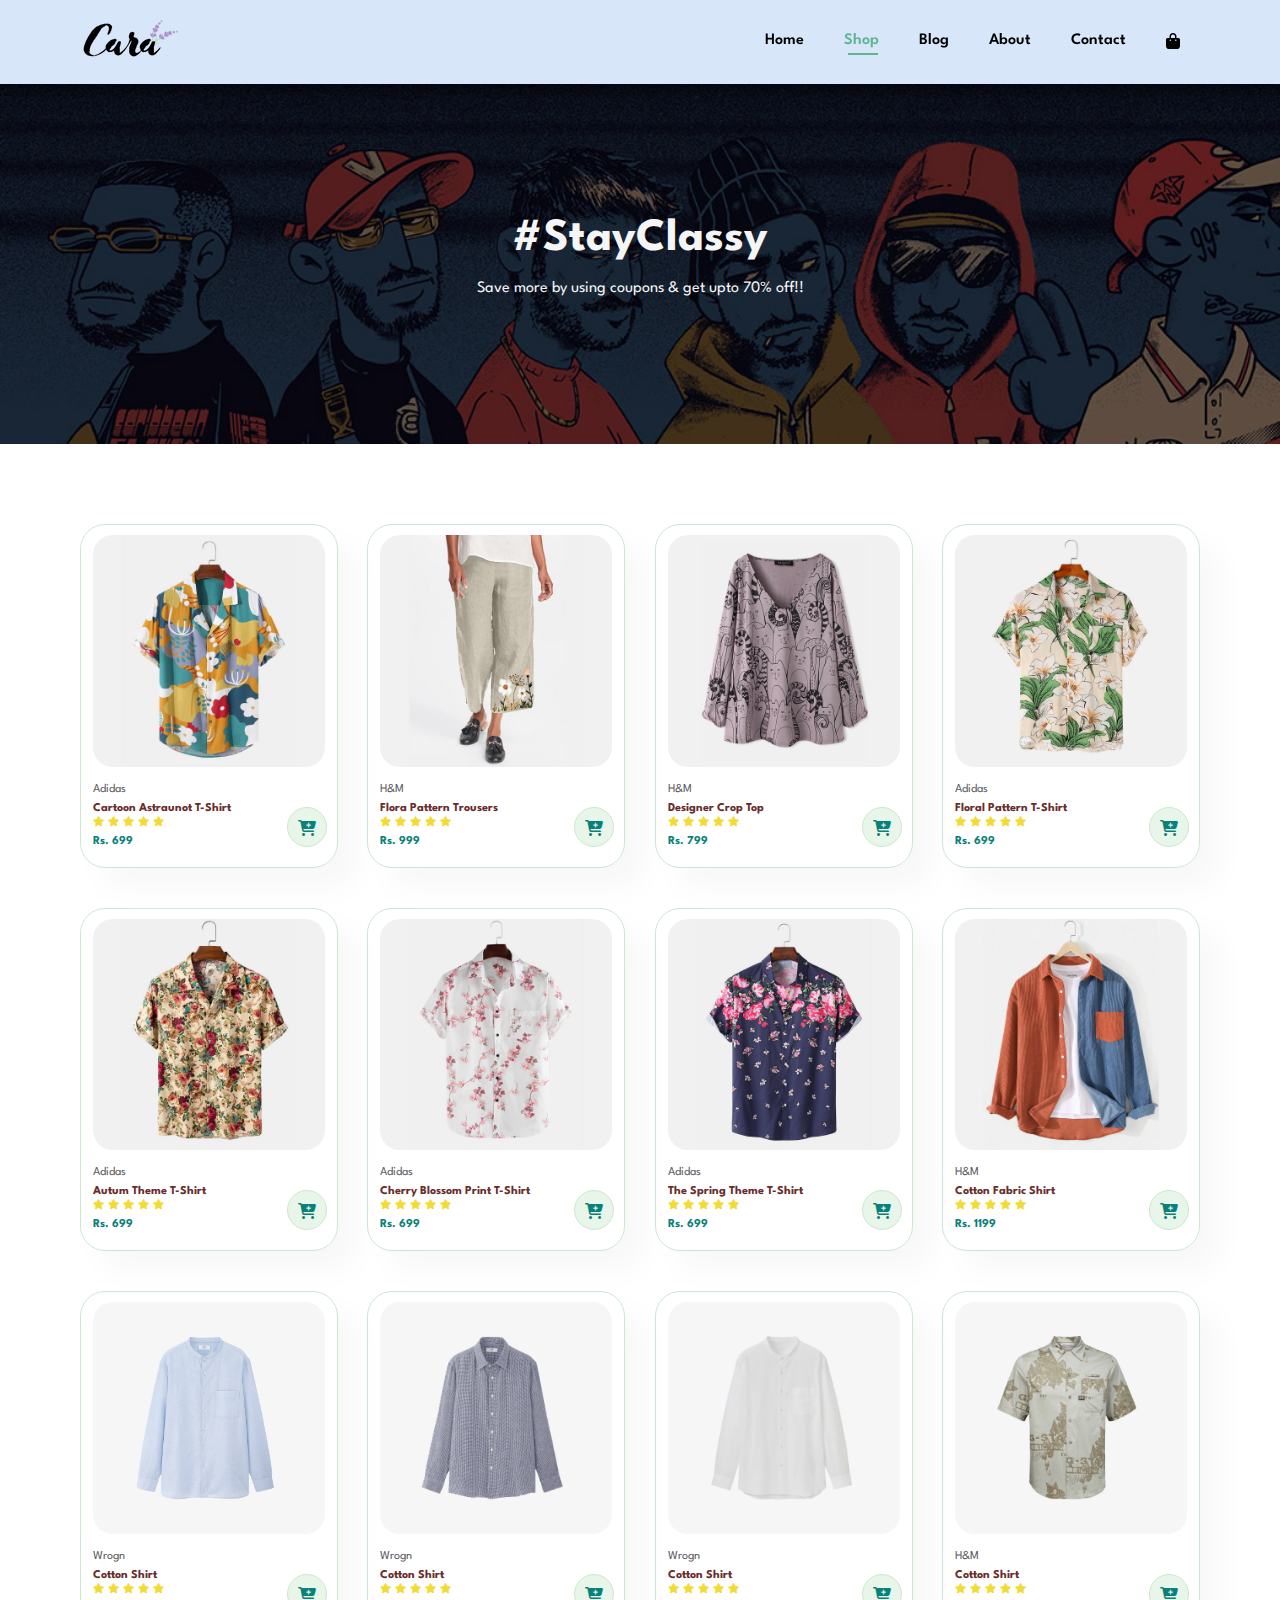
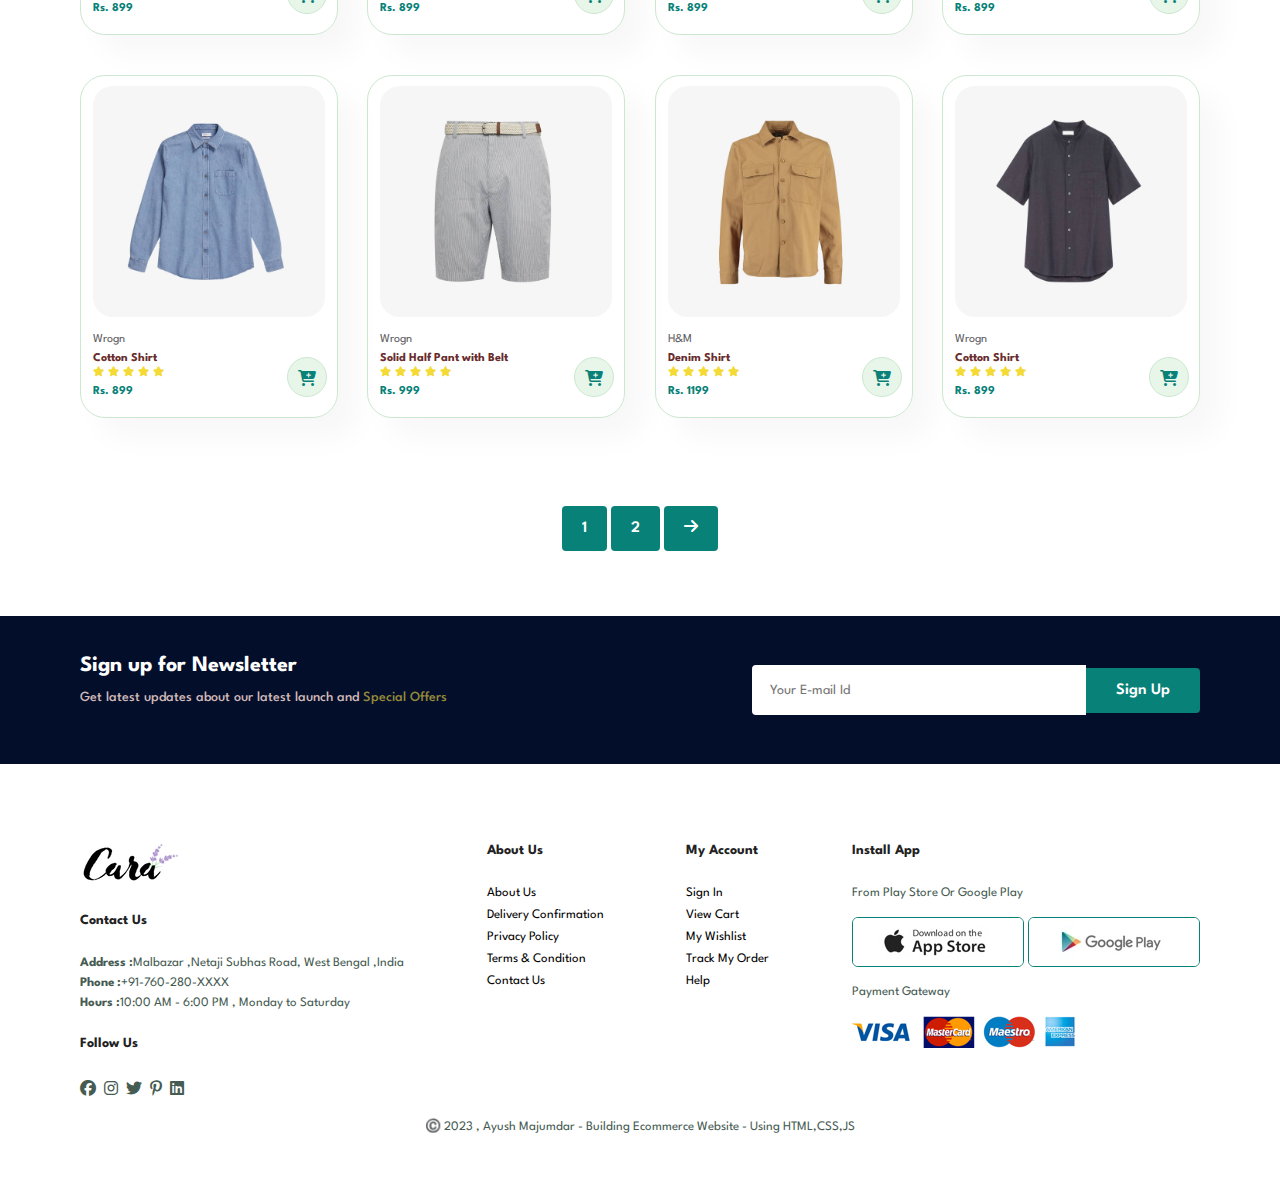
<file: shop.html>
<!DOCTYPE html>
<html lang="en">

    <head>
        <meta charset="UTF-8">
        <meta http-equiv="X-UA-Compatible" content="IE=edge">
        <meta name="viewport" content="width=device-width, initial-scale=1.0">
        <title> ECOMMERCE BY AYUSH</title>
        <link rel="stylesheet" href="https://cdnjs.cloudflare.com/ajax/libs/font-awesome/6.4.0/css/all.min.css" />

        <link rel="stylesheet" href="style.css">
    </head>
  
    <body>
        
        <section id="header">
            <a href="#"><img src="img/logo.png" class="logo" alt=""></a>

            <div>
                <ul id="navbar">
                <li><a href="index.html">Home</a></li>
                <li><a class="active" href="shop.html">Shop</a></li>
                <li><a href="blog.html">Blog</a></li>
                <li><a href="About.html">About</a></li>
                <li><a href="contact.html">Contact</a></li>
                <li><a href="cart.html"><i class="fa-solid fa-bag-shopping"></i></a></li>


                </ul>
            </div>
        </section>  

        <section id="page-header">
           
            <h2>#StayClassy</h2>
            <p>Save more by using coupons & get upto 70% off!!</p>
        </section>

        <section id="Product1" class="section-p1">
            <div class="pro-container">
                <div class="pro" onclick="window.location.href='singlprod.html'">
                    <img src="img/products/f1.jpg" alt="">
                    <div class="desc">
                        <span>Adidas</span>
                        <h5>Cartoon Astraunot T-Shirt</h5>
                        <div class="star">
                            <i class="fas fa-star"style='color: #f3da35'></i>
                            <i class="fas fa-star"style='color: #f3da35'></i>
                            <i class="fas fa-star"style='color: #f3da35'></i>
                            <i class="fas fa-star"style='color: #f3da35'></i>
                            <i class="fas fa-star"style='color: #f3da35'></i>
                        </div>
                        <h4>Rs. 699</h4>
                    </div>
                    <a href="#"><i class="fa-solid fa-cart-plus cart"></i></a> <!--CART ICON, NOT SHOWING for all the prod-->
                </div>
                <div class="pro">
                    <img src="img/products/f7.jpg" alt="">
                    <div class="desc">
                        <span>H&M</span>
                        <h5>Flora Pattern Trousers</h5>
                        <div class="star">
                            <i class="fas fa-star"style='color: #f3da35'></i>
                            <i class="fas fa-star"style='color: #f3da35'></i>
                            <i class="fas fa-star"style='color: #f3da35'></i>
                            <i class="fas fa-star"style='color: #f3da35'></i>
                            <i class="fas fa-star"style='color: #f3da35'></i>
                        </div>
                        <h4>Rs. 999</h4>
                    </div>
                    <a href="#"><i class="fa-solid fa-cart-plus cart"></i></a>
                </div>
                <div class="pro">
                    <img src="img/products/f8.jpg" alt="">
                    <div class="desc">
                        <span>H&M</span>
                        <h5>Designer Crop Top </h5>
                        <div class="star">
                            <i class="fas fa-star"style='color: #f3da35'></i>
                            <i class="fas fa-star"style='color: #f3da35'></i>
                            <i class="fas fa-star"style='color: #f3da35'></i>
                            <i class="fas fa-star"style='color: #f3da35'></i>
                            <i class="fas fa-star"style='color: #f3da35'></i>
                        </div>
                        <h4>Rs. 799</h4>
                    </div>
                    <a href="#"><i class="fa-solid fa-cart-plus cart"></i></a>
                </div>
                <div class="pro">
                    <img src="img/products/f2.jpg" alt="">
                    <div class="desc">
                        <span>Adidas</span>
                        <h5>Floral Pattern T-Shirt</h5>
                        <div class="star">
                            <i class="fas fa-star"style='color: #f3da35'></i>
                            <i class="fas fa-star"style='color: #f3da35'></i>
                            <i class="fas fa-star"style='color: #f3da35'></i>
                            <i class="fas fa-star"style='color: #f3da35'></i>
                            <i class="fas fa-star"style='color: #f3da35'></i>
                        </div>
                        <h4>Rs. 699</h4>
                    </div>
                    <a href="#"><i class="fa-solid fa-cart-plus cart"></i></a>
                </div>
                <div class="pro">
                    <img src="img/products/f3.jpg" alt="">
                    <div class="desc">
                        <span>Adidas</span>
                        <h5>Autum Theme T-Shirt</h5>
                        <div class="star">
                            <i class="fas fa-star"style='color: #f3da35'></i>
                            <i class="fas fa-star"style='color: #f3da35'></i>
                            <i class="fas fa-star"style='color: #f3da35'></i>
                            <i class="fas fa-star"style='color: #f3da35'></i>
                            <i class="fas fa-star"style='color: #f3da35'></i>
                        </div>
                        <h4>Rs. 699</h4>
                    </div>
                    <a href="#"><i class="fa-solid fa-cart-plus cart"></i></a>
                </div>
                <div class="pro">
                    <img src="img/products/f4.jpg" alt="">
                    <div class="desc">
                        <span>Adidas</span>
                        <h5>Cherry Blossom Print T-Shirt</h5>
                        <div class="star">
                            <i class="fas fa-star"style='color: #f3da35'></i>
                            <i class="fas fa-star"style='color: #f3da35'></i>
                            <i class="fas fa-star"style='color: #f3da35'></i>
                            <i class="fas fa-star"style='color: #f3da35'></i>
                            <i class="fas fa-star"style='color: #f3da35'></i>
                        </div>
                        <h4>Rs. 699</h4>
                    </div>
                    <a href="#"><i class="fa-solid fa-cart-plus cart"></i></a>
                </div>
                <div class="pro">
                    <img src="img/products/f5.jpg" alt="">
                    <div class="desc">
                        <span>Adidas</span>
                        <h5>The Spring Theme T-Shirt</h5>
                        <div class="star">
                            <i class="fas fa-star"style='color: #f3da35'></i>
                            <i class="fas fa-star"style='color: #f3da35'></i>
                            <i class="fas fa-star"style='color: #f3da35'></i>
                            <i class="fas fa-star"style='color: #f3da35'></i>
                            <i class="fas fa-star"style='color: #f3da35'></i>
                        </div>
                        <h4>Rs. 699</h4>
                    </div>
                    <a href="#"><i class="fa-solid fa-cart-plus cart"></i></a>
                </div>
                <div class="pro">
                    <img src="img/products/f6.jpg" alt="">
                    <div class="desc">
                        <span>H&M</span>
                        <h5>Cotton Fabric Shirt</h5>
                        <div class="star">
                            <i class="fas fa-star"style='color: #f3da35'></i>
                            <i class="fas fa-star"style='color: #f3da35'></i>
                            <i class="fas fa-star"style='color: #f3da35'></i>
                            <i class="fas fa-star"style='color: #f3da35'></i>
                            <i class="fas fa-star"style='color: #f3da35'></i>
                        </div>
                        <h4>Rs. 1199</h4>
                    </div>
                    <a href="#"><i class="fa-solid fa-cart-plus cart"></i></a>
                </div>
                <div class="pro">
                    <img src="img/products/n1.jpg" alt="">
                    <div class="desc">
                        <span>Wrogn</span>
                        <h5>Cotton Shirt</h5>
                        <div class="star">
                            <i class="fas fa-star"style='color: #f3da35'></i>
                            <i class="fas fa-star"style='color: #f3da35'></i>
                            <i class="fas fa-star"style='color: #f3da35'></i>
                            <i class="fas fa-star"style='color: #f3da35'></i>
                            <i class="fas fa-star"style='color: #f3da35'></i>
                        </div>
                        <h4>Rs. 899</h4>
                    </div>
                    <a href="#"><i class="fa-solid fa-cart-plus cart"></i></a>
                </div>
                <div class="pro">
                    <img src="img/products/n2.jpg" alt="">
                    <div class="desc">
                        <span>Wrogn</span>
                        <h5>Cotton Shirt</h5>
                        <div class="star">
                            <i class="fas fa-star"style='color: #f3da35'></i>
                            <i class="fas fa-star"style='color: #f3da35'></i>
                            <i class="fas fa-star"style='color: #f3da35'></i>
                            <i class="fas fa-star"style='color: #f3da35'></i>
                            <i class="fas fa-star"style='color: #f3da35'></i>
                        </div>
                        <h4>Rs. 899</h4>
                    </div>
                    <a href="#"><i class="fa-solid fa-cart-plus cart"></i></a>
                </div>
                <div class="pro">
                    <img src="img/products/n3.jpg" alt="">
                    <div class="desc">
                        <span>Wrogn</span>
                        <h5>Cotton Shirt </h5>
                        <div class="star">
                            <i class="fas fa-star"style='color: #f3da35'></i>
                            <i class="fas fa-star"style='color: #f3da35'></i>
                            <i class="fas fa-star"style='color: #f3da35'></i>
                            <i class="fas fa-star"style='color: #f3da35'></i>
                            <i class="fas fa-star"style='color: #f3da35'></i>
                        </div>
                        <h4>Rs. 899</h4>
                    </div>
                    <a href="#"><i class="fa-solid fa-cart-plus cart"></i></a>
                </div>
                <div class="pro">
                    <img src="img/products/n4.jpg" alt="">
                    <div class="desc">
                        <span>H&M</span>
                        <h5>Cotton Shirt</h5>
                        <div class="star">
                            <i class="fas fa-star"style='color: #f3da35'></i>
                            <i class="fas fa-star"style='color: #f3da35'></i>
                            <i class="fas fa-star"style='color: #f3da35'></i>
                            <i class="fas fa-star"style='color: #f3da35'></i>
                            <i class="fas fa-star"style='color: #f3da35'></i>
                        </div>
                        <h4>Rs. 899</h4>
                    </div>
                    <a href="#"><i class="fa-solid fa-cart-plus cart"></i></a>
                </div>
                <div class="pro">
                    <img src="img/products/n5.jpg" alt="">
                    <div class="desc">
                        <span>Wrogn</span>
                        <h5>Cotton Shirt</h5>
                        <div class="star">
                            <i class="fas fa-star"style='color: #f3da35'></i>
                            <i class="fas fa-star"style='color: #f3da35'></i>
                            <i class="fas fa-star"style='color: #f3da35'></i>
                            <i class="fas fa-star"style='color: #f3da35'></i>
                            <i class="fas fa-star"style='color: #f3da35'></i>
                        </div>
                        <h4>Rs. 899</h4>
                    </div>
                    <a href="#"><i class="fa-solid fa-cart-plus cart"></i></a>
                </div>
                <div class="pro">
                    <img src="img/products/n6.jpg" alt="">
                    <div class="desc">
                        <span>Wrogn</span>
                        <h5>Solid Half Pant with Belt</h5>
                        <div class="star">
                            <i class="fas fa-star"style='color: #f3da35'></i>
                            <i class="fas fa-star"style='color: #f3da35'></i>
                            <i class="fas fa-star"style='color: #f3da35'></i>
                            <i class="fas fa-star"style='color: #f3da35'></i>
                            <i class="fas fa-star"style='color: #f3da35'></i>
                        </div>
                        <h4>Rs. 999</h4>
                    </div>
                    <a href="#"><i class="fa-solid fa-cart-plus cart"></i></a>
                </div>
                <div class="pro">
                    <img src="img/products/n7.jpg" alt="">
                    <div class="desc">
                        <span>H&M</span>
                        <h5>Denim Shirt</h5>
                        <div class="star">
                            <i class="fas fa-star"style='color: #f3da35'></i>
                            <i class="fas fa-star"style='color: #f3da35'></i>
                            <i class="fas fa-star"style='color: #f3da35'></i>
                            <i class="fas fa-star"style='color: #f3da35'></i>
                            <i class="fas fa-star"style='color: #f3da35'></i>
                        </div>
                        <h4>Rs. 1199</h4>
                    </div>
                    <a href="#"><i class="fa-solid fa-cart-plus cart"></i></a>
                </div>
                <div class="pro">
                    <img src="img/products/n8.jpg" alt="">
                    <div class="desc">
                        <span>Wrogn</span>
                        <h5>Cotton Shirt</h5>
                        <div class="star">
                            <i class="fas fa-star"style='color: #f3da35'></i>
                            <i class="fas fa-star"style='color: #f3da35'></i>
                            <i class="fas fa-star"style='color: #f3da35'></i>
                            <i class="fas fa-star"style='color: #f3da35'></i>
                            <i class="fas fa-star"style='color: #f3da35'></i>
                        </div>
                        <h4>Rs. 899</h4>
                    </div>
                    <a href="#"><i class="fa-solid fa-cart-plus cart"></i></a>
                </div>

            </div>
        </section>

        <section id="pagination" class="section-p1">
            <a href="#">1</a>
            <a href="#">2</a>
            <a href="#"><i class="fa-solid fa-arrow-right"></i></a>  <!--RIGHT ARROW ICON< NOT SHOWING-->
        </section>

        <section id="newsletter" class="section-p1 section-m1">
            <div class="newstext">
                <h4>Sign up for Newsletter</h4>
                <p>Get latest updates about our latest launch and <span>Special Offers</span></p>
            </div>
            <div class="form">
                <input type="text" placeholder="Your E-mail Id">
                <button class="normal">Sign Up</button>
             </div>

        </section>
        <footer class="section-p1">
            <div class="col">
                <img class="logo"src="img/logo.png"  alt="">
                <h4>Contact Us</h4>
                <p><strong>Address :</strong>Malbazar ,Netaji Subhas Road, West Bengal ,India</p>
                <p><strong>Phone :</strong>+91-760-280-XXXX</p>
                <p><strong>Hours :</strong>10:00 AM - 6:00 PM , Monday to Saturday</p>
             
                 <div class="follow">
                   <h4>Follow Us</h4>
                   <div class="icon">
                    <i class="fab fa-facebook"></i>
                    <i class="fab fa-instagram"></i>
                    <i class="fab fa-twitter"></i>
                    <i class="fab fa-pinterest-p"></i>
                    <i class="fab fa-linkedin"></i>
                   </div>
                 </div>
         </div>
             <div class="col">
                <h4>About Us</h4>
                   <a href="#">About Us</a>
                   <a href="#">Delivery Confirmation</a>
                   <a href="#">Privacy Policy</a>
                   <a href="#">Terms & Condition</a>
                   <a href="#">Contact Us</a>
             </div>
            <div class="col">
                <h4>My Account</h4>
                   <a href="#">Sign In</a>
                   <a href="#">View Cart</a>
                   <a href="#">My Wishlist</a>
                   <a href="#">Track My Order</a>
                   <a href="#">Help</a>
             </div>
            <div class="col install">
                <h4>Install App</h4>
                <p>From Play Store Or Google Play</p>
                <div class="row">
                    <img src="img/pay/app.jpg" alt="">
                    <img src="img/pay/play.jpg" alt="">
                </div>
                <p>Payment Gateway</p>
                <img src="img/pay/pay.png" alt="">
             </div>
             <div class="copyright">
                <p>©️ 2023 , Ayush Majumdar - Building Ecommerce Website - Using HTML,CSS,JS</p>
             </div>
        </footer>


        <script src="script.js"></script>
    </body>

</html>
</file>
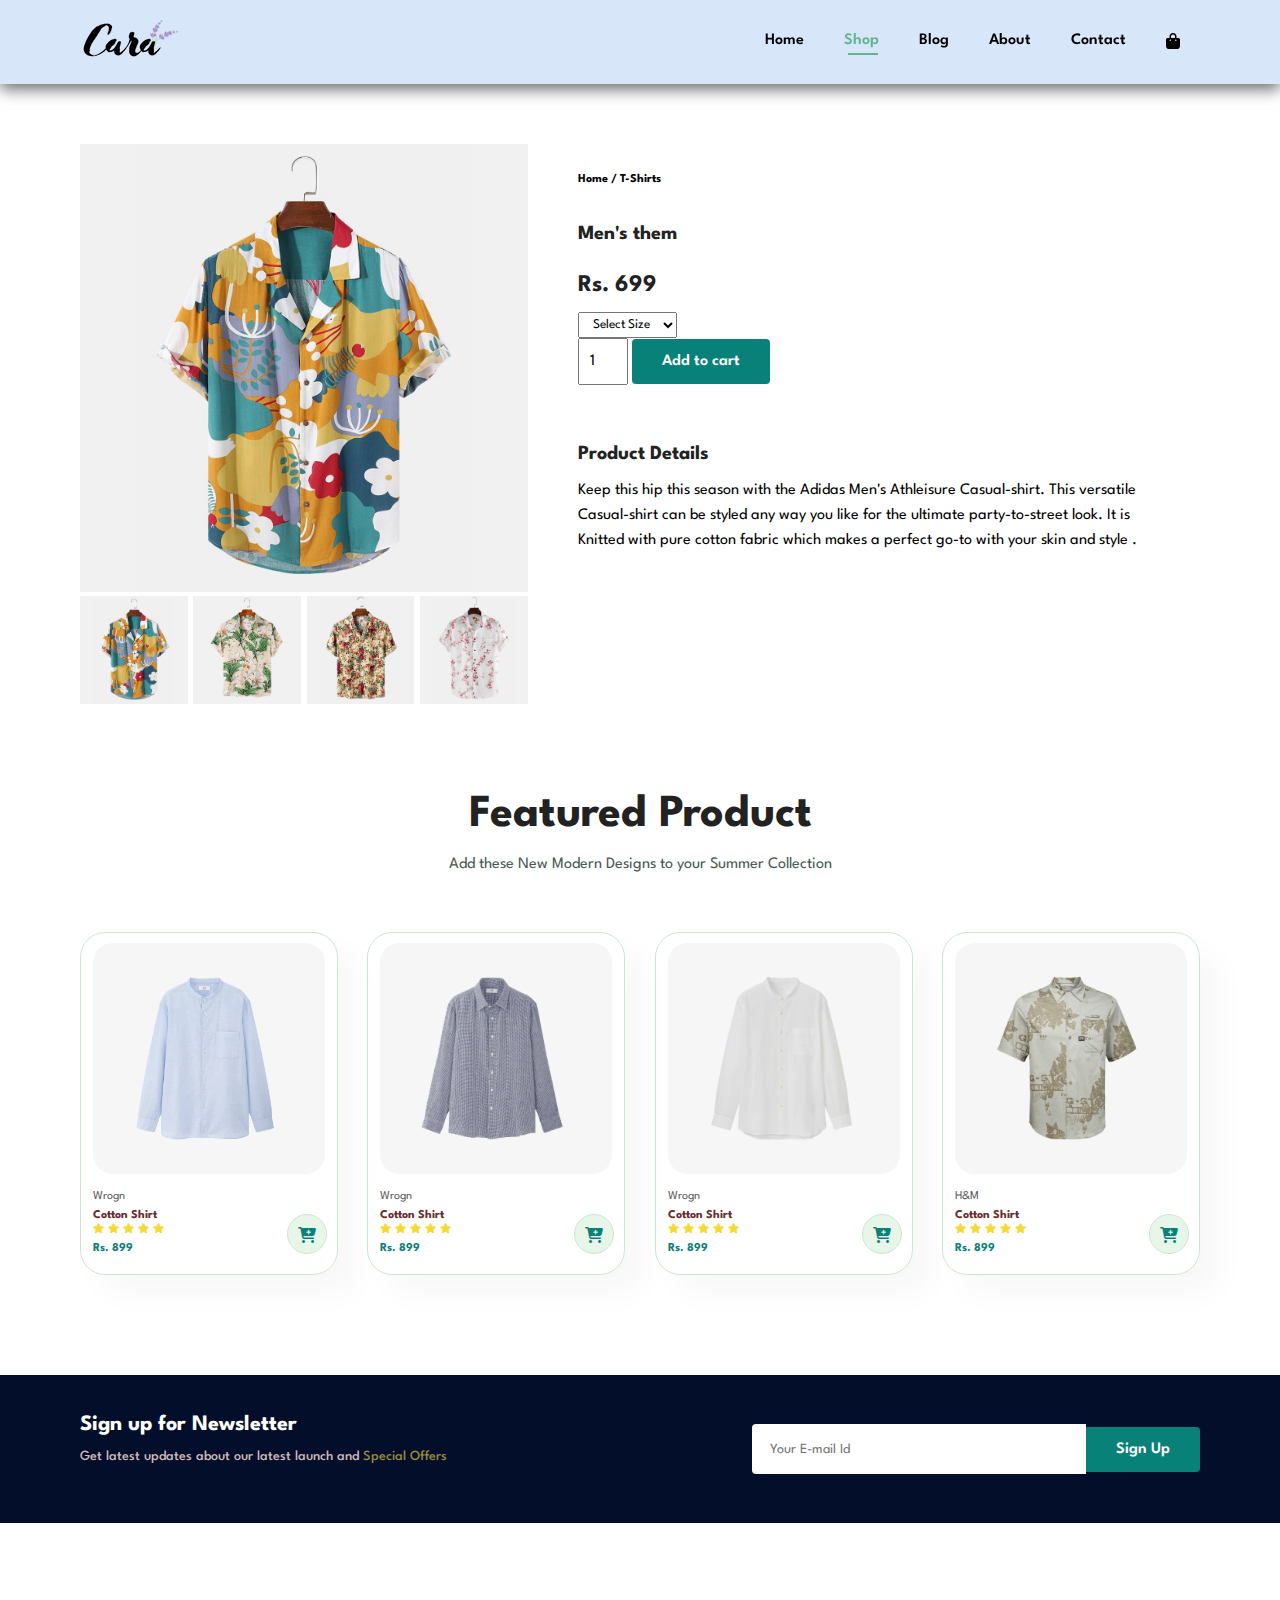
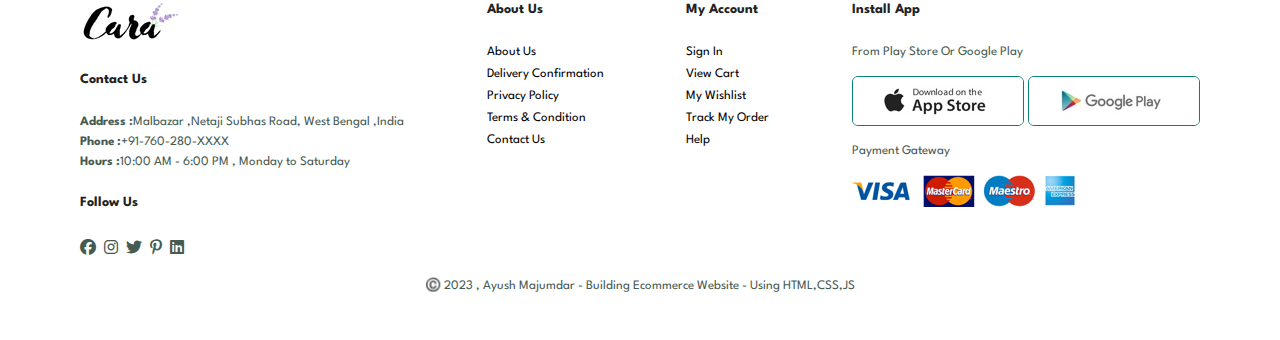
<file: singlprod.html>
<!DOCTYPE html>
<html lang="en">

    <head>
        <meta charset="UTF-8">
        <meta http-equiv="X-UA-Compatible" content="IE=edge">
        <meta name="viewport" content="width=device-width, initial-scale=1.0">
        <title> ECOMMERCE BY AYUSH</title>
        <link rel="stylesheet" href="https://cdnjs.cloudflare.com/ajax/libs/font-awesome/6.4.0/css/all.min.css" />

        <link rel="stylesheet" href="style.css">
    </head>
  
    <body>
        <!--you can create as many singl prod pages and link it with the prod pic in the index page or shop-->
        <section id="header">
            <a href="#"><img src="img/logo.png" class="logo" alt=""></a>

            <div>
                <ul id="navbar">
                <li><a href="index.html">Home</a></li>
                <li><a class="active" href="Shop.html">Shop</a></li>
                <li><a href="Blog.html">Blog</a></li>
                <li><a href="About.html">About</a></li>
                <li><a href="Contact.html">Contact</a></li>
                <li><a href="cart.html"><i class="fa-solid fa-bag-shopping"></i></a></li>


                </ul>
            </div>
        </section>  

        <section id="proddetail" class="section-p1">
            <div class="sing-prod-img">
                <img src="img/products/f1.jpg" width="100%" id="main-img" alt="">
                <div class="small-img-grp">
                    <div class="small-img-col">
                        <img src="img/products/f1.jpg" width="100%" class="small-img" alt="">
                    </div>
                    <div class="small-img-col">
                        <img src="img/products/f2.jpg" width="100%" class="small-img" alt="">
                    </div>
                    <div class="small-img-col">
                        <img src="img/products/f3.jpg" width="100%" class="small-img" alt="">
                    </div>
                    <div class="small-img-col">
                        <img src="img/products/f4.jpg" width="100%" class="small-img" alt="">
                    </div>
                </div>
            </div>

        <div class="singl-pro-details">
        <h6>Home / T-Shirts</h6>
        <h4>Men's them</h4>
        <h2>Rs. 699 </Rs></h2>
        <select>
            <option value="">Select Size</option>
            <option value="">S</option>
            <option value="">L</option>
            <option value="">M</option>
            <option value="">XL</option>
            <option value="">XXL</option>
        </select>
        <input type="number" value="1">
        <button class="normal">Add to cart</button>
        <h4>Product Details</h4>
        <span>
            Keep this hip this season with the Adidas Men's Athleisure Casual-shirt.
             This versatile Casual-shirt can be styled any way you like for 
             the ultimate party-to-street look. It is Knitted with pure cotton fabric
              which makes a perfect go-to with your skin and style .</span>

            </div>
        </section>
        <section id="Product1" class="section-p1">
            <h2>Featured Product</h2>
            <p>Add these New Modern Designs to your Summer Collection </p>
            <div class="pro-container">
                <div class="pro">
                    <img src="img/products/n1.jpg" alt="">
                    <div class="desc">
                        <span>Wrogn</span>
                        <h5>Cotton Shirt</h5>
                        <div class="star">
                            <i class="fas fa-star"style='color: #f3da35'></i>
                            <i class="fas fa-star"style='color: #f3da35'></i>
                            <i class="fas fa-star"style='color: #f3da35'></i>
                            <i class="fas fa-star"style='color: #f3da35'></i>
                            <i class="fas fa-star"style='color: #f3da35'></i>
                        </div>
                        <h4>Rs. 899</h4>
                    </div>
                    <a href="#"><i class="fa-solid fa-cart-plus cart"></i></a>
                </div>
                <div class="pro">
                    <img src="img/products/n2.jpg" alt="">
                    <div class="desc">
                        <span>Wrogn</span>
                        <h5>Cotton Shirt</h5>
                        <div class="star">
                            <i class="fas fa-star"style='color: #f3da35'></i>
                            <i class="fas fa-star"style='color: #f3da35'></i>
                            <i class="fas fa-star"style='color: #f3da35'></i>
                            <i class="fas fa-star"style='color: #f3da35'></i>
                            <i class="fas fa-star"style='color: #f3da35'></i>
                        </div>
                        <h4>Rs. 899</h4>
                    </div>
                    <a href="#"><i class="fa-solid fa-cart-plus cart"></i></a>
                </div>
                <div class="pro">
                    <img src="img/products/n3.jpg" alt="">
                    <div class="desc">
                        <span>Wrogn</span>
                        <h5>Cotton Shirt </h5>
                        <div class="star">
                            <i class="fas fa-star"style='color: #f3da35'></i>
                            <i class="fas fa-star"style='color: #f3da35'></i>
                            <i class="fas fa-star"style='color: #f3da35'></i>
                            <i class="fas fa-star"style='color: #f3da35'></i>
                            <i class="fas fa-star"style='color: #f3da35'></i>
                        </div>
                        <h4>Rs. 899</h4>
                    </div>
                    <a href="#"><i class="fa-solid fa-cart-plus cart"></i></a>
                </div>
                <div class="pro">
                    <img src="img/products/n4.jpg" alt="">
                    <div class="desc">
                        <span>H&M</span>
                        <h5>Cotton Shirt</h5>
                        <div class="star">
                            <i class="fas fa-star"style='color: #f3da35'></i>
                            <i class="fas fa-star"style='color: #f3da35'></i>
                            <i class="fas fa-star"style='color: #f3da35'></i>
                            <i class="fas fa-star"style='color: #f3da35'></i>
                            <i class="fas fa-star"style='color: #f3da35'></i>
                        </div>
                        <h4>Rs. 899</h4>
                    </div>
                    <a href="#"><i class="fa-solid fa-cart-plus cart"></i></a>
                </div>
            </section>


        <section id="newsletter" class="section-p1 section-m1">
            <div class="newstext">
                <h4>Sign up for Newsletter</h4>
                <p>Get latest updates about our latest launch and <span>Special Offers</span></p>
            </div>
            <div class="form">
                <input type="text" placeholder="Your E-mail Id">
                <button class="normal">Sign Up</button>
             </div>

        </section>
        <footer class="section-p1">
            <div class="col">
                <img class="logo"src="img/logo.png"  alt="">
                <h4>Contact Us</h4>
                <p><strong>Address :</strong>Malbazar ,Netaji Subhas Road, West Bengal ,India</p>
                <p><strong>Phone :</strong>+91-760-280-XXXX</p>
                <p><strong>Hours :</strong>10:00 AM - 6:00 PM , Monday to Saturday</p>
             
                 <div class="follow">
                   <h4>Follow Us</h4>
                   <div class="icon">
                    <i class="fab fa-facebook"></i>
                    <i class="fab fa-instagram"></i>
                    <i class="fab fa-twitter"></i>
                    <i class="fab fa-pinterest-p"></i>
                    <i class="fab fa-linkedin"></i>
                   </div>
                 </div>
         </div>
             <div class="col">
                <h4>About Us</h4>
                   <a href="#">About Us</a>
                   <a href="#">Delivery Confirmation</a>
                   <a href="#">Privacy Policy</a>
                   <a href="#">Terms & Condition</a>
                   <a href="#">Contact Us</a>
             </div>
            <div class="col">
                <h4>My Account</h4>
                   <a href="#">Sign In</a>
                   <a href="#">View Cart</a>
                   <a href="#">My Wishlist</a>
                   <a href="#">Track My Order</a>
                   <a href="#">Help</a>
             </div>
            <div class="col install">
                <h4>Install App</h4>
                <p>From Play Store Or Google Play</p>
                <div class="row">
                    <img src="img/pay/app.jpg" alt="">
                    <img src="img/pay/play.jpg" alt="">
                </div>
                <p>Payment Gateway</p>
                <img src="img/pay/pay.png" alt="">
             </div>
             <div class="copyright">
                <p>©️ 2023 , Ayush Majumdar - Building Ecommerce Website - Using HTML,CSS,JS</p>
             </div>
        </footer>

        <script>

            var Mainimg = document.getElementById("main-img");
            var Smallimg  = document.getElementsByClassName("small-img");
            Smallimg[0].onclick = function(){
                Mainimg.src = Smallimg[0].src; 
            } 
            Smallimg[1].onclick = function(){
                Mainimg.src = Smallimg[1].src; 
            } 
            Smallimg[2].onclick = function(){
                Mainimg.src = Smallimg[2].src; 
            } 
            Smallimg[3].onclick = function(){
                Mainimg.src = Smallimg[3].src; 
            } 
        </script>

        <script src="script.js"></script>
    </body>

</html>
</file>
<file: style.css>
@import url("https://fonts.googleapis.com/css2?family=Spartan:wght@100;200;300;400;500;600;700;800;900&display=swap");
* {
  margin: 0;
  padding: 0;
  box-sizing: border-box;
  font-family: "Spartan", sans-serif;
}

html {
  scroll-behavior: smooth;
}

/* Global Styles */

h1 {
  font-size: 50px;
  line-height: 64px;
  color: #222;
}

h2 {
  font-size: 46px;
  line-height: 54px;
  color: #222;
}

h4 {
  font-size: 20px;
  color: #222;
}

h6 {
  font-weight: 700;
  font-size: 12px;
}

p {
  font-size: 16px;
  color: #465b52;
  margin: 15px 0 20px 0;
}

.section-p1 {
  padding: 40px 80px;
}

.section-m1 {
  margin: 40px 0;
}
button.normal{
  font-size: 16px;
  font-weight: 600;
  padding: 15px 30px ;
  color: white;
  background-color: #606063;
  border-radius: 4px;
  cursor: pointer;
  border: none;
  outline: none;
  transition: 0.2s ease;
}
button.white{
  font-size: 13px;
  font-weight: 600;
  padding: 11px 18px ;
  margin-top: 50px;
  color:white;
  background-color: transparent;
  cursor: pointer;
  border: 1px solid #fff;
  outline: none;
  transition: 0.2s ease;
}

body {
  width: 100%;
}

/* header */
#header {
  display: flex;
  align-items: center;
  justify-content: space-between;
  padding: 20px 80px;
  background-color:  rgb(216, 230, 249);
  box-shadow: 0 5px 15px rgba(0,0,0, 0.6);
  z-index: 999;
  position: sticky;
  top: 0;
  left: 0;
}


#navbar {
display: flex;
align-content: center;
justify-content: center;


}
#navbar li{
  list-style: none;
  padding: 0 20px;
  position: relative;
}

#navbar li a{
  text-decoration: none;
  font-size: 16px;
  font-weight: 600;
  color: #000;
  transition: 0.3s ease;
}

#navbar li a:hover{
  color: #61b591 ;
}

#navbar li a:hover ,
#navbar li a.active{
  color: #61b591;
}

#navbar li a.active::after,
#navbar li a:hover::after {
  content:"";
  width: 30px;
  height: 2px;
  background-color: #61b591;
  position: absolute;
  bottom: -4px;
  left: 24px;
  contain-intrinsic-inline-size: 2;

}
/* Home */
#hero{
  background-image: url(img/hero4.png);
  width: 100;
  height: 90vh;
  align-content: center;
  background-size: cover;
  background-position: top 25% right 0;
  padding: 0 80px;
  display: flex;
  align-items: flex-start;
  justify-content: center;
  flex-direction: column;
}

#hero h4{
      padding-bottom: 15px;

}
#hero h1 {
  color:rgb(7, 101, 96) ;
}
#hero button{
  background-image: url(img/button.png);
  background-color: transparent;
  color:rgb(7, 101, 96) ;
  border: 0;
  padding: 14px 80px 14px 65px;
  background-repeat: no-repeat;
  cursor: pointer;
  font-size: 15px;
  font-weight: 600;

}
#feature{
  display: flex;
  align-items: center;
  justify-content: space-between;
  flex-wrap: wrap;
}

#feature .fe-box{
  width: 180px;
  text-align: center;
  padding: 25px 15px;
  box-shadow: 20px 20px 24px rgba(0, 0, 0, 0.3);
  border: 1px solid rgb(198, 203, 206);
  border-radius: 4px;
  margin: 15px 0;
  transition: 0.3s ease;
}
#feature .fe-box:hover{
  box-shadow: 10px 10px 44px rgba(70, 63, 221, 0.1);
}
#feature .fe-box h6{
  padding: 9px 8px 6px 8px;
  line-height: 1 ;
  border-radius: 4px;
  color:rgb(7, 101, 96) ;
  background-color: #fddde4;
}
#feature .fe-box img{
  width: 100%;
  margin-bottom: 10px;
}

#feature .fe-box:nth-child(2) h6{
  background-color: #cdebbc;
}
#feature .fe-box:nth-child(3) h6{
  background-color: #d1e8f2;
}
#feature .fe-box:nth-child(4) h6{
  background-color: #cdd4f8;
}
#feature .fe-box:nth-child(5) h6{
  background-color: #f6dbf6;
}
#feature .fe-box:nth-child(6) h6{
  background-color: #fff2e5;
}

#Product1{
  text-align: center;
}
#Product1 .pro-container{
  display: flex;
  justify-content: space-between;
  padding-top: 20px ;
  flex-wrap: wrap;
}
#Product1 .pro{
  padding: 10px 12px;
  width: 23%;
  min-width: 180px;
  border: 1px solid #cce7d0;
  border-radius: 25px;
  cursor: pointer;
  box-shadow: 20px 20px 30px rgba(0, 0 , 0, 0.03);
  margin: 20px 0;
  position: relative;
}

#Product1 .pro:hover {
  box-shadow: 20px 20px 30px rgba(0, 0 , 0, 0.06);
}

#Product1 .pro img{
  width: 100%;
 border-radius: 20px;
}
#Product1 .pro .desc{
  text-align: start;
  padding: 10px 0;
}
#Product1 .pro .desc span{
  color: #606063;
  font-size: 12px;
}
#Product1 .pro .desc h5{
  color: #692c2c;
  padding-top: 7px;
  font-size: 12px;
}

#Product1 .pro .desc i{
  font-size: 10px;
}
#Product1 .pro .desc h4{
  color: #088178;
  padding-top: 7px;
  font-size: 12px;
  font-weight: 700;
}
#Product1 .pro .cart {
  width: 40px;
  height: 40px;
  line-height: 40px;
  border-radius: 50px;
  font-weight: 700;
  background-color: #e8f6ea;
  color: #088178;
  border: 1px solid #cce7d0;
  position: absolute;
  bottom: 20px;
  right: 10px;
}

#banner{
  display: flex;
  flex-direction: column;
  justify-content: center;
  align-items: center;
  text-align: center;
  background-image: url(img/banner/b2.jpg);
  width: 100%;
  height: 40vh;
  background-size: cover;
  background-position: center;
}


#banner h4{
  color: #e8f6ea;
  font-size: 16px;

}


#banner h2{
color: #e8f6ea;
font-size: 30px;
padding: 10px 0;
}
#banner h2 span{
  color: #c02105;
  }
#banner button:hover{
background-color:#088178;
color: #fff;
}
#sm-banner{
  display: flex;
  justify-content: space-between;
  flex-wrap: wrap;
}
#sm-banner .banner-box{
  display: flex;
  flex-direction: column;
  align-items: flex-start;
  justify-content: center;
  background-image: url(img/banner/b17.jpg);
  min-width: 580px;
  height: 50vh;
  background-size: cover;
  background-position: center;
  padding: 30px;
}
#sm-banner .banner-box2 {
  background-image: url(img/banner/b10.jpg);
}

#sm-banner h4{
  color: #fff;
  font-size: 20px;
  font-weight: 300;
}
#sm-banner h2{
  color: #fff;
  font-size: 28px;
  font-weight: 800;
}
#sm-banner span{
  color: #fff;
  font-size: 14px;
  font-weight: 400;
}
#sm-banner .banner-box:hover button{
  background-color: #088178;
  border: 1px solid #088178;
}

#sm-banner .banner-box:hover button{
  background-color: #088178;
  border: 1px solid #088178;
}
#banner3{
  display: flex;
  justify-content: space-between;
  flex-wrap: wrap;
  padding: 0 80px;
}

#banner3 .banner-box{
  display: flex;
  flex-direction: column;
  align-items: flex-start;
  justify-content: center;
  background-image: url(img/banner/b7.jpg);
  min-width: 30%;
  height: 30vh;
  background-size: cover;
  background-position: center;
  padding: 20px;
  margin-bottom: 20px;
}

#banner3 .banner-box2{
  background-image: url(img/banner/b4.jpg);
}
#banner3 .banner-box3{
  background-image: url(img/banner/b18.jpg);
}

#banner3 h2{
color: #fff;
font-size: 22px;
font-weight: 900;
}
#banner3 h3{
  color: #c71e1e;
  font-size: 14px;
  font-weight: 900;
}

#newsletter{
  display: flex;
  justify-content: space-between;
  flex-wrap: wrap;
  align-items: center;
  background-image: url(img/banner/);
  background-repeat: no-repeat;
  background-position: 20% 30%;
  background-color: #030e2a;
}
#newsletter .form{
  display: flex;
  width: 40%;
  align-items: baseline;
}

#newsletter .newstext h4{
  font-size: 22px;
  font-weight: 700;
  color: white;
}
#newsletter .newstext p{
  font-size: 14px;
  font-weight: 500;
  color: rgb(209, 184, 184);
}
#newsletter .newstext span{
  font-size: 14px;
  font-weight: 500;
  color: rgb(151, 138, 57);
}
#newsletter input{
  height: 3.120rem;
  padding: 0 1.23em;
  font-size: 14px;
  width: 100%;
  border: 1px solid transparent;
  border-radius: 4px;
  outline: none;
  border-top-right-radius: 0;
  border-bottom-right-radius:0;
}
#newsletter button{
  background-color: #088178;
  color: white;
  border-top-left-radius: 0;
  border-bottom-left-radius:0;
  white-space: nowrap;
}

footer{
  display: flex;
  justify-content: space-between;
  flex-wrap: wrap;
}
footer .col{ 
  display: flex;
  flex-direction: column;
  align-items: flex-start;
  margin-bottom: 20px;
}

footer .col a:hover{
color: #088178;
}

footer .logo{
  margin-bottom: 30px;
}
footer h4{
font-size: 14px;
padding-bottom: 30px;
}
footer p{
  font-size: 13px;
  margin: 0 0 8px 0;
}
footer a{
  font-size: 13px;
  text-decoration: none;
  color: black;
  margin-bottom: 10px;
}
footer .follow{
  margin-top: 20px;
}
footer .follow i{
  color: #465b52;
  padding-right: 4px;
  cursor: pointer;
}
footer .install .row img{
  border: 1px solid #088178;
  border-radius: 6px;
}

footer .install img{
  margin: 10px 0 15px 0;
}

footer .follow i:hover,
footer a:hover {
  color: #000000;

}
footer .copyright{
  width: 100%;
  text-align: center;
}

/* Shop */
#page-header{
  background-image: url(img/banner/b1.jpg);
  text-align: center;
  display: flex;
  width: 100%;
  height: 40vh;
  background-size: cover;
  flex-direction: column;
  justify-content: center;
  padding: 14px;
}
#page-header h2,
#page-header p{
  color: whitesmoke;
}
#pagination{
  text-align: center;
}
#pagination a{
  text-decoration: none;
  background-color: #088178;
  padding: 15px 20px;
  border-radius: 4px;
  color: white;
  font-weight: 600;

}
#pagination a i{
   font-size: 16px;
   font-weight: 600;
}


/* Single product */

#proddetail{
  display: flex;
  margin-top: 20px;
}

#proddetail .sing-prod-img{
  width: 40%;
  margin-right: 50px;
}
.small-img-grp{
  display: flex;
  justify-content: space-between;
}
.small-img-col{
flex-basis: 24%;
cursor: pointer;
}
#proddetail .singl-pro-details{
  width: 50%;
  padding-top: 30px;
}
#proddetail .singl-pro-details h4{
  
  padding: 40px 0 15px 0;
}
#proddetail .singl-pro-details h2{
font-size: 24px;
}
#proddetail .singl-pro-details select{
   display: block;
   padding: 5px 10px;
}
#proddetail .singl-pro-details input{
width: 50px;
height: 47px;
padding-left: 10px;
font-size: 16px;
margin-bottom: 20px;
}
#proddetail .singl-pro-details input:focus{
  outline: none;
}
#proddetail .singl-pro-details button{
  background-color: #088178;
  margin-bottom: 20px;
}
#proddetail .singl-pro-details span{
  line-height: 25px;
}

/* Blog page*/
#page-header.blog-header{
  background-image: url(img/banner/b19.jpg);
}

#blog{
  padding: 150px 150px 0 150px;
}
#blog .blog-box{
  display: flex;
  align-items: center;
  width: 100%;
  position: relative;
  padding-bottom: 90px ;
}
#blog .blog-img{
  width: 50%;
  margin-right:  40px;
  
}
#blog img{
  width: 100%;
  height: 300px;
  object-fit: cover;
}
#blog .blog-details{
  width: 50%;
}

#blog .blog-details a{
  text-decoration: none;
  font-size: 14px;
  color: black;
  font-weight: 700;
  position: relative;
}
#blog .blog-details a::after{
  content: "";
  width: 50px;
  height: 1px;
  background-color:black;
  position: absolute;
  top: 4px;
  right:-60px;
}
#blog .blog-details a:hover{
  color: #088178;
}
#blog .blog-details a:hover::after{
  background-color: #088178;
}
#blog .blog-box h1{
  position: absolute;
  top: -40px;
  left: 0;
  font-size: 70px;
  font-weight: 700;
  color: #c9cbce;
  z-index: -9;
}

/* about page */

#page-header.about-header {
  background-image: url(img/about/banner.png);
}
#about-head{
  align-items: center;
  display: flex;
}

#about-head img{
  width: 50%;
  height: auto;
}
#about-head div{
  padding-left: 40px;
}

#about-app{
  text-align: center;
}
#about-app .video{
  width: 60%;
  height: 100%;
  margin: 30px auto 0 auto ;
}
#about-app .video video{
  width: 100%;
  height: 100%;
  border-radius: 20px;
}

/* contact page */
#contact-details{
  display: flex;
  align-items: center;
  justify-content: space-between;
}
#contact-details .details{
  width: 40%;
}
#contact-details .details span,
#form-details form span{
  font-size: 12px;
}
#contact-details .details h2,
#form-details form h2{
  font-size: 25px;
  line-height: 35px;
  padding: 20px 0px;
}

#contact-details .details h3{
  font-size: 16px;
  padding-bottom: 15px;
}

#contact-details .details li{
  list-style: none;
  display: flex;
  padding: 10px 0;
}
/* why cant i see the icons again, check it here*/

#contact-details .details li i{
  color: blue; /* Change the color as you want */
  font-size: 20px;
  padding-right: 22px;
}

#contact-details .details li p{
  margin: 0;
  font-size: 14px;
}

#contact-details .map{
  width: 55%;
  height: 400px;
}
#contact-details .map iframe{
  width: 100%;
  height: 100%;
}

/*form*/

#form-details {
align-items: flex;
justify-content: space-between;
margin: 30px;
padding: 80px;
border: 1px solid #e1e1e1;
}
/* here i want to place the people section beside the form...please check the error for me  */
/* Issue Solved */
/* Shivam started added stuff here */
#form-details{
  width: 95%;
  overflow:hidden;

}
#form-details .formM{
  float: left;
  width: 60%;
  margin:auto
}
#form-details .people{
  float: right;
  width: 40%;
}
/*  Shivam stopped adding stuff*/

#form-details form {
  width: 90%;
}
#form-details form input ,
#form-details form textarea {
  width: 100%;
  padding: 12px 15px;
  outline: none;
  margin-bottom: 20px;
  border: 1px solid #e1e1e1;
}
#form-details form button {
  background-color: #088178;
  color: white;
}

#form-details .people div {
  padding-bottom: 25px;
  display: flex;
  align-items: flex-start;
}
#form-details .people div img {
  width: auto; /*Changed by Shivam*/
  height: 80px;
  object-fit:initial;
  margin-right: 15px;
}
#form-details .people div p {
  margin: 0;
  font-size: 13px;
  line-height: 25px;
}
#form-details .people div p span{
  display: block;
  font-size: 16px;
  font-weight: 600;
  color: black;
}
/*cart*/
#cart table{
  width: 100%;
  border-collapse: collapse;
  table-layout: fixed;
  white-space: nowrap;
}
#cart table img{
  width: 70px;
}
#cart table td:nth-child(1){
width: 100px;
text-align: center;
}
#cart table td:nth-child(2){
  width: 150px;
  text-align: center;
  }
  #cart table td:nth-child(3){
    width: 250px;
    text-align: center;
    }
    #cart table td:nth-child(4),
    #cart table td:nth-child(5),
    #cart table td:nth-child(6){
      width: 150px;
      text-align: center;
      }
 #cart table td:nth-child(5) input{
  width: 70px;
  padding: 10px 5px 10px 15px;
 }
 #cart table thead{
  border: 1px solid #e2e9e1;
  border-left: none;
  border-right: none;
 }
 #cart table thead td{
  font-weight: 700;
  text-transform: uppercase;
  font-size: 13px;
  padding: 18px 0;

 }
 #cart table tbody tr td{
  padding-top: 15px;
 }
 #cart table tbody td{
  font-size: 13px;
 }

 #cart-add{
display: flex;
flex-wrap: wrap;
justify-content: space-between;
 }

 #coupon{
  width: 50%;
  margin-bottom: 30px;
 }
 #coupon h3,
 #Subtotal h3{
  padding-bottom: 15px ;
 }
 #coupon input
 {
  padding: 10px 20px;
  outline: none;
  width: 60%;
  margin-right: 10px;
  border: 1px solid #e2e9e1;
 }
 #coupon button,
 #Subtotal button{
  background-color: #088178;
  color: #fff;
  padding: 12px 20px;
 }
 #Subtotal {
  width: 50%;
  margin-bottom: 30px;
  border: 1px solid #e2e9e1;
  padding: 30px;
 }
 #Subtotal table{
  border-collapse: collapse;
  width: 100%;
  margin-bottom: 20px;
 }
 #Subtotal table td{
width: 50%;
border: 1px solid #e2e9e1;
padding: 10px;
font-size: 13px;
}
</file>
